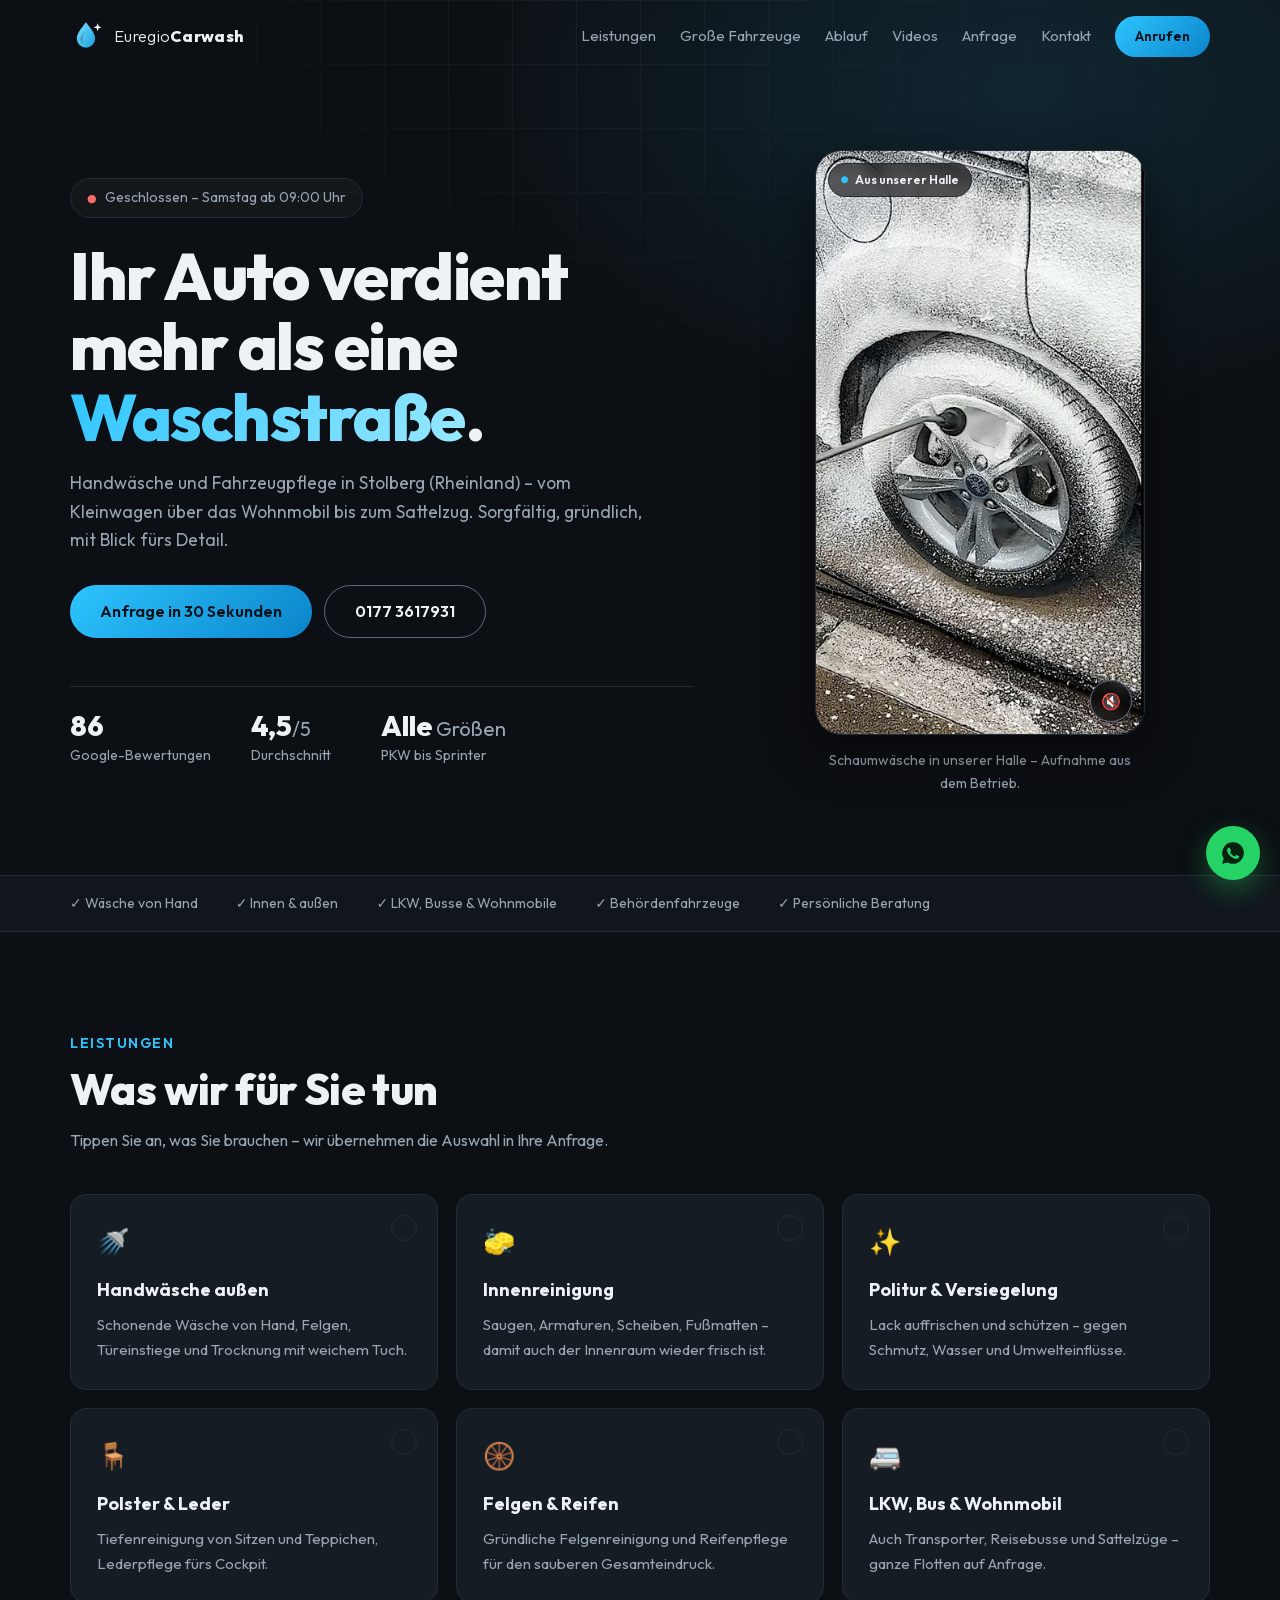
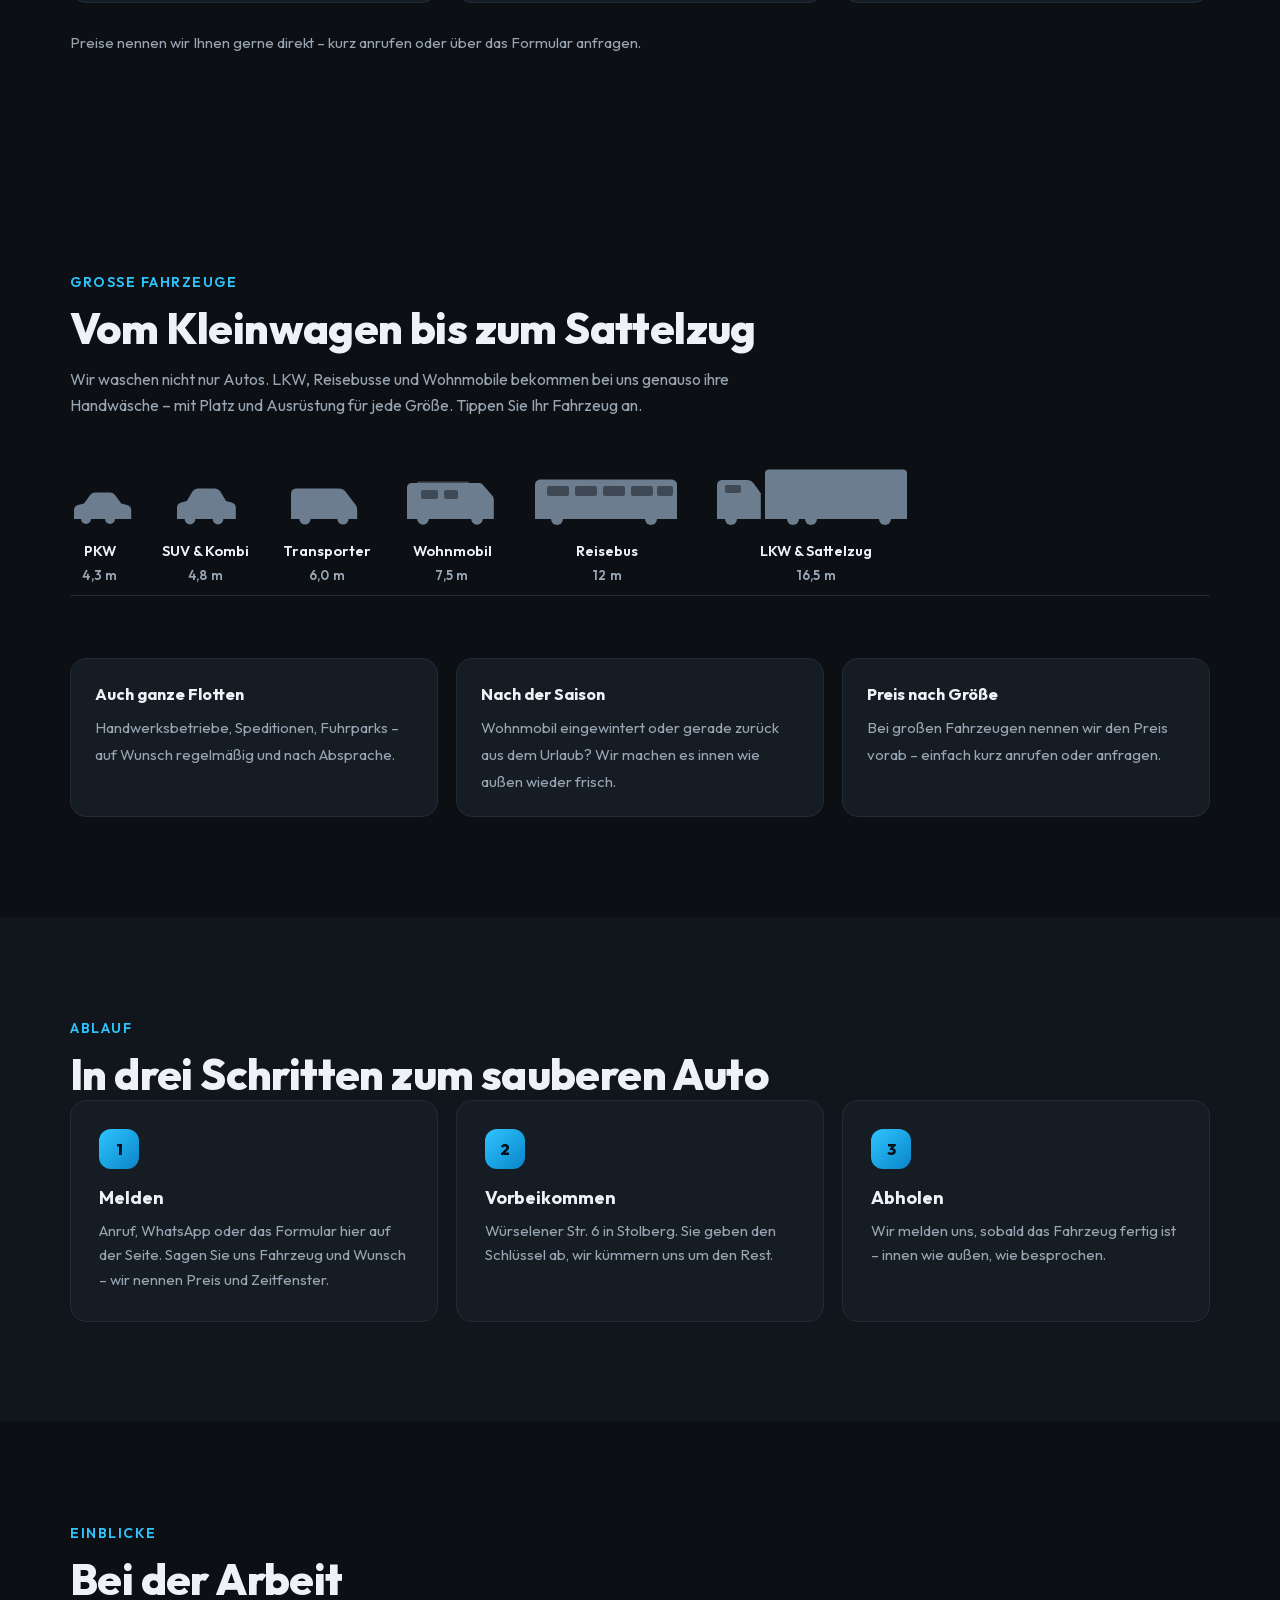
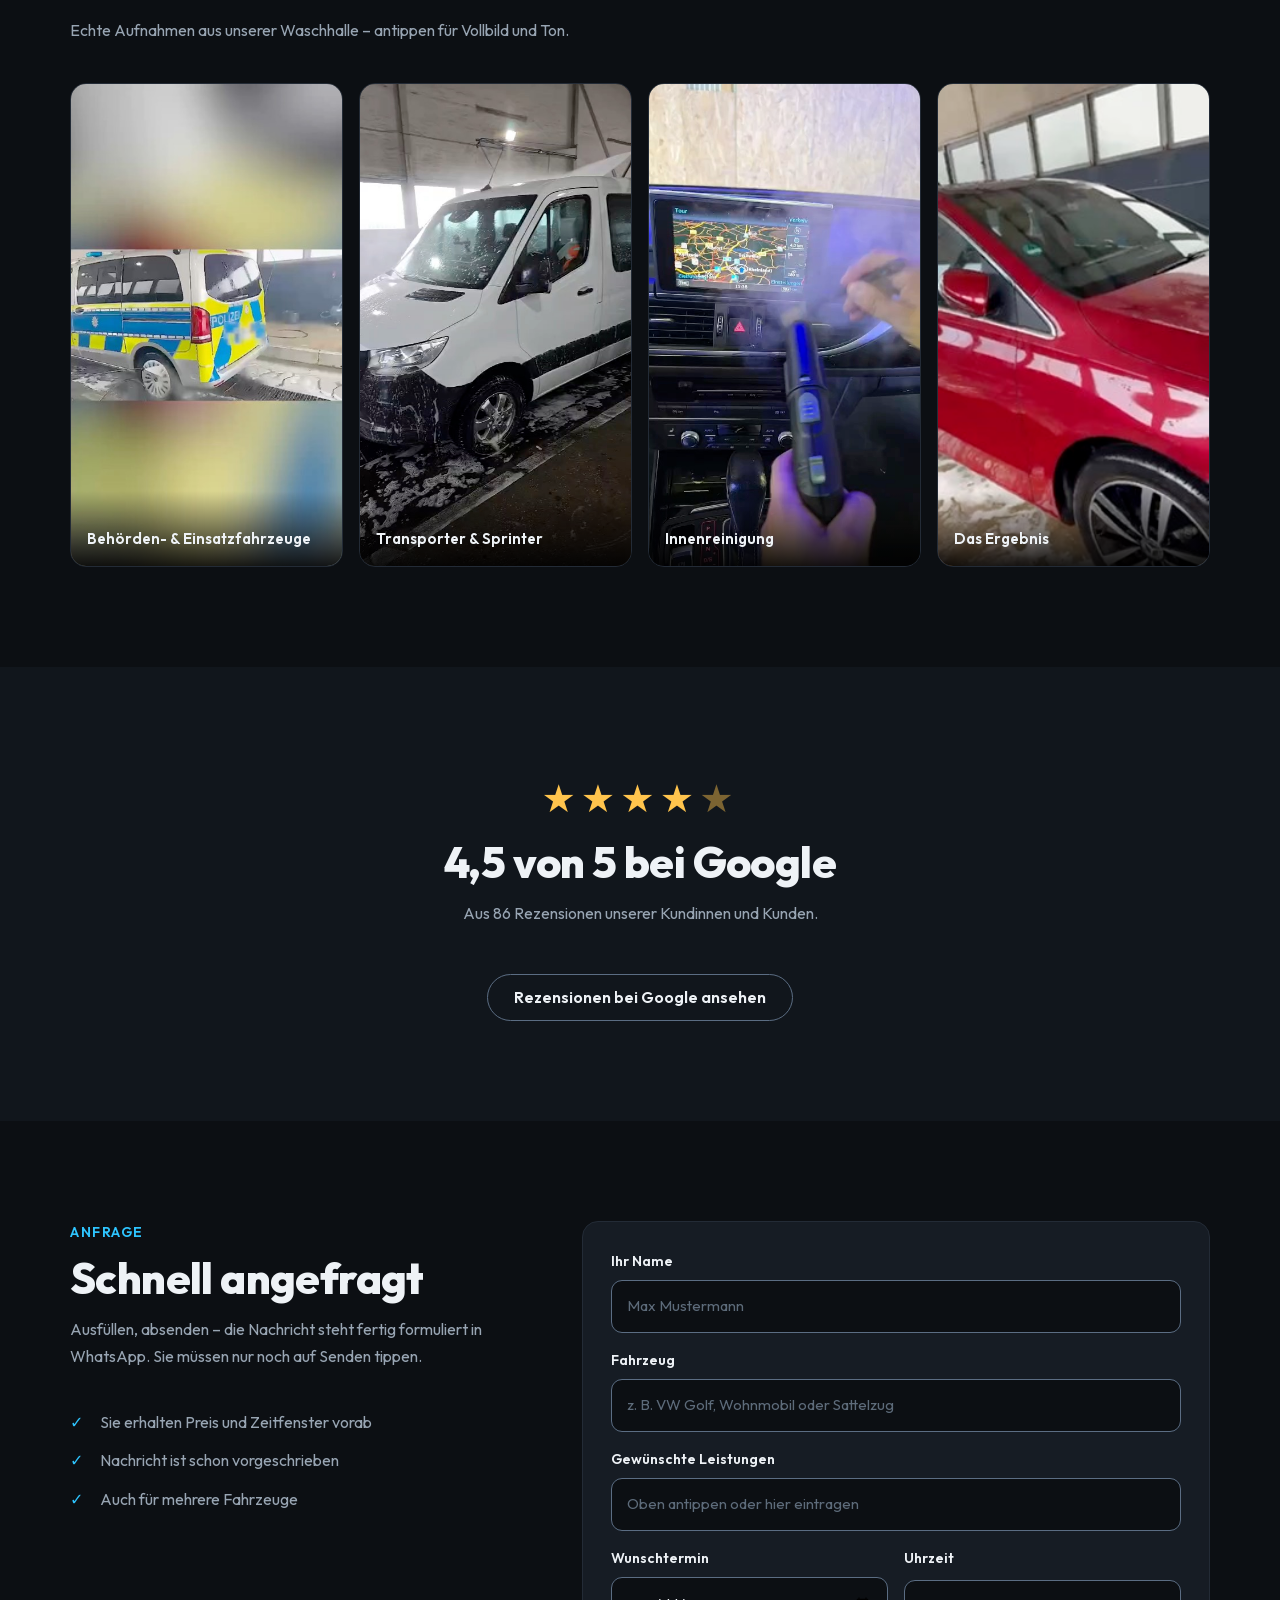
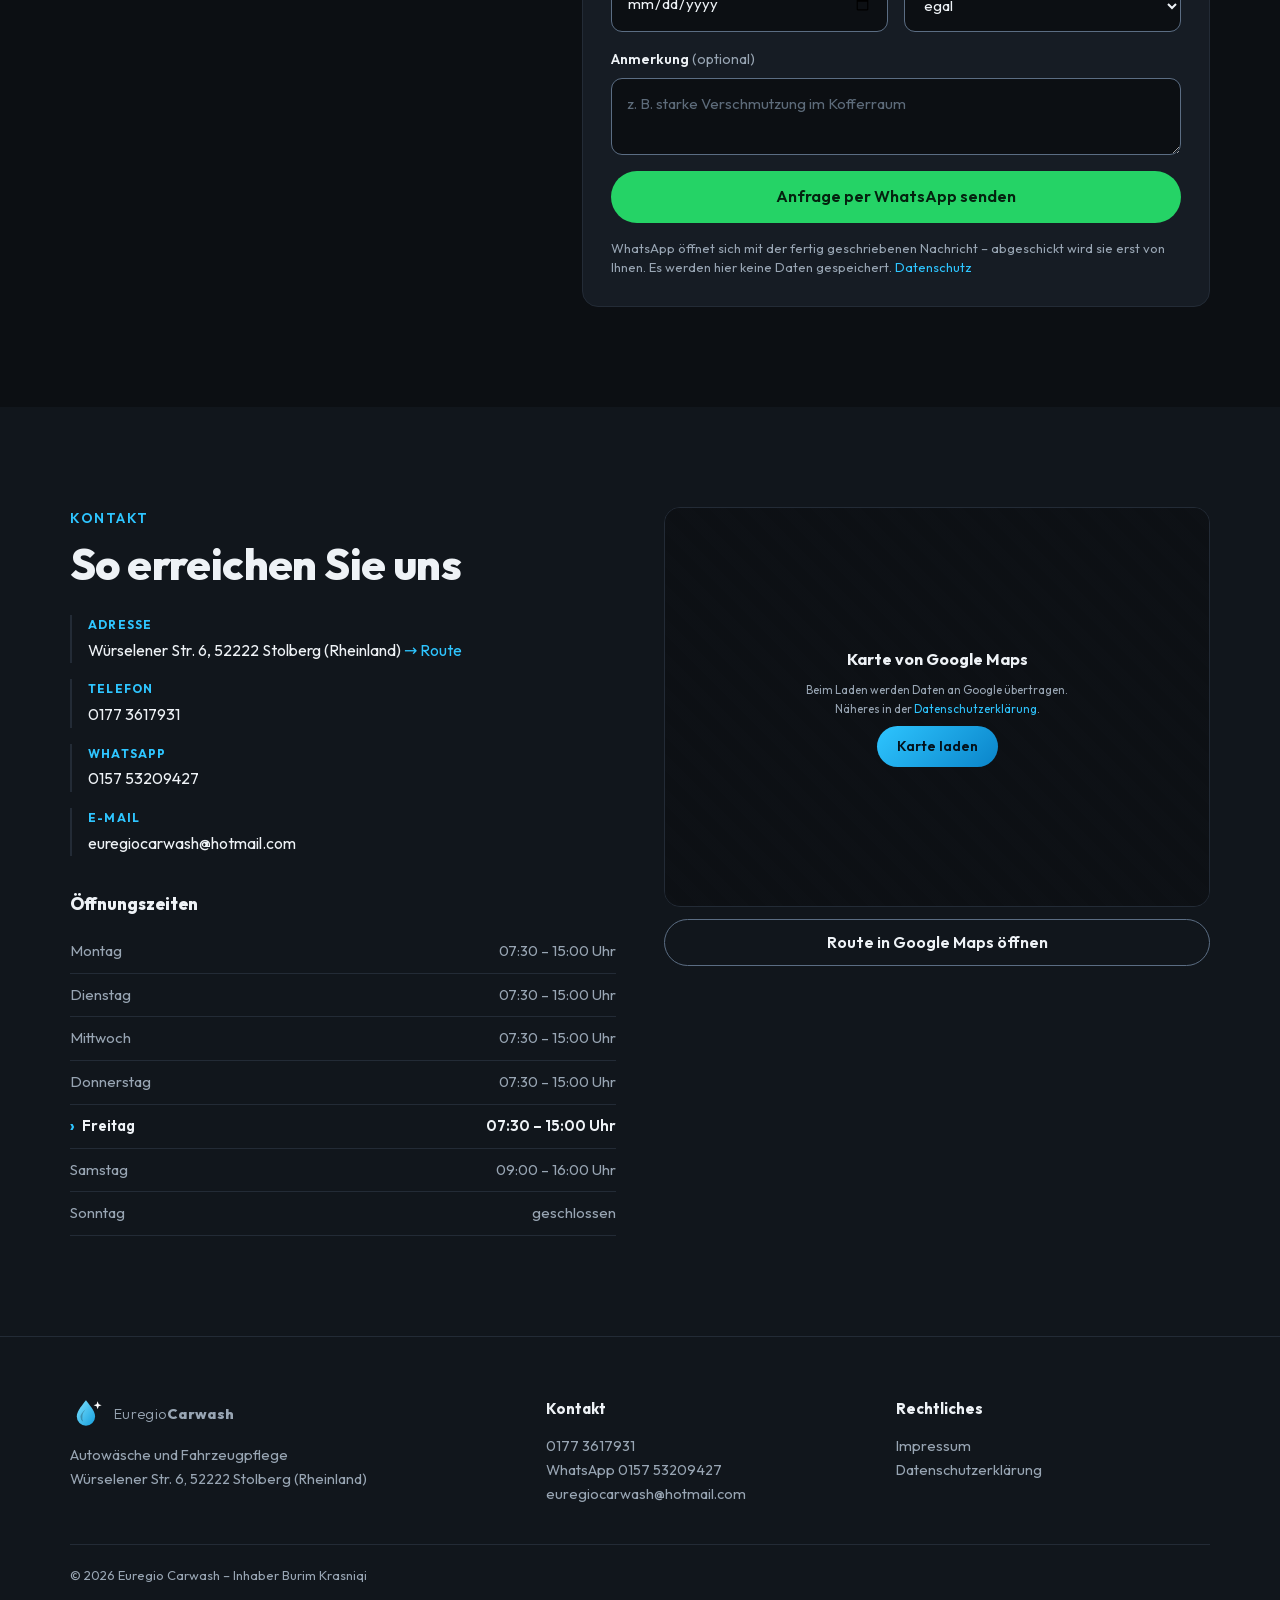
<file: index.html>
<!DOCTYPE html>
<html lang="de">
<head>
<meta charset="utf-8">
<meta name="viewport" content="width=device-width, initial-scale=1">
<title>Euregio Carwash Stolberg – Autowäsche &amp; Fahrzeugpflege</title>
<meta name="description" content="Handwäsche, Innenreinigung und Aufbereitung in Stolberg (Rheinland) – für PKW, Transporter, Wohnmobile, Reisebusse und LKW. Würselener Str. 6.">
<meta name="theme-color" content="#0d1014">
<link rel="canonical" href="https://euregiowash.de/">
<meta property="og:type" content="website">
<meta property="og:url" content="https://euregiowash.de/">
<meta property="og:site_name" content="Euregio Carwash">
<meta property="og:locale" content="de_DE">
<meta property="og:title" content="Euregio Carwash Stolberg – Autowäsche & Fahrzeugpflege">
<meta property="og:description" content="Handwäsche, Innenreinigung und Aufbereitung in Stolberg (Rheinland) – für PKW, Transporter, Wohnmobile, Reisebusse und LKW. Würselener Str. 6.">
<meta property="og:image" content="https://euregiowash.de/logo/social-vorschau.jpg">
<meta property="og:image:width" content="1200">
<meta property="og:image:height" content="630">
<meta property="og:image:alt" content="Euregio Carwash Stolberg – Handwäsche, Innenreinigung, Aufbereitung">
<meta name="twitter:card" content="summary_large_image">
<meta name="twitter:title" content="Euregio Carwash Stolberg – Autowäsche & Fahrzeugpflege">
<meta name="twitter:description" content="Handwäsche, Innenreinigung und Aufbereitung in Stolberg (Rheinland) – für PKW, Transporter, Wohnmobile, Reisebusse und LKW. Würselener Str. 6.">
<meta name="twitter:image" content="https://euregiowash.de/logo/social-vorschau.jpg">
<link rel="icon" href="logo/logo-zeichen.svg" type="image/svg+xml">
<link rel="icon" href="logo/favicon-32.png" sizes="32x32" type="image/png">
<link rel="icon" href="logo/favicon-16.png" sizes="16x16" type="image/png">
<link rel="apple-touch-icon" href="logo/apple-touch-icon.png">
<link rel="manifest" href="site.webmanifest">
<link rel="preload" href="fonts/outfit.woff2" as="font" type="font/woff2" crossorigin>
<link rel="preload" href="videos/hero-schaum.jpg" as="image" fetchpriority="high">
<link rel="stylesheet" href="style.css">
<script type="application/ld+json">
{
  "@context": "https://schema.org",
  "@type": "AutoWash",
  "@id": "https://euregiowash.de/#betrieb",
  "name": "Euregio Carwash",
  "description": "Autowäsche und Fahrzeugpflege in Stolberg (Rheinland): Handwäsche, Innenreinigung, Politur und Aufbereitung – für PKW, Transporter, Wohnmobile, Reisebusse und LKW.",
  "url": "https://euregiowash.de/",
  "image": "https://euregiowash.de/logo/social-vorschau.jpg",
  "logo": "https://euregiowash.de/logo/icon-512.png",
  "telephone": "+491773617931",
  "email": "euregiocarwash@hotmail.com",
  "founder": {
    "@type": "Person",
    "name": "Burim Krasniqi"
  },
  "vatID": "DE360131266",
  "currenciesAccepted": "EUR",
  "address": {
    "@type": "PostalAddress",
    "streetAddress": "Würselener Str. 6",
    "postalCode": "52222",
    "addressLocality": "Stolberg (Rheinland)",
    "addressRegion": "Nordrhein-Westfalen",
    "addressCountry": "DE"
  },
  "areaServed": [
    {
      "@type": "City",
      "name": "Stolberg (Rheinland)"
    },
    {
      "@type": "City",
      "name": "Eschweiler"
    },
    {
      "@type": "City",
      "name": "Aachen"
    },
    {
      "@type": "City",
      "name": "Würselen"
    }
  ],
  "openingHoursSpecification": [
    {
      "@type": "OpeningHoursSpecification",
      "dayOfWeek": [
        "Monday",
        "Tuesday",
        "Wednesday",
        "Thursday",
        "Friday"
      ],
      "opens": "07:30",
      "closes": "15:00"
    },
    {
      "@type": "OpeningHoursSpecification",
      "dayOfWeek": "Saturday",
      "opens": "09:00",
      "closes": "16:00"
    }
  ],
  "aggregateRating": {
    "@type": "AggregateRating",
    "ratingValue": "4.5",
    "reviewCount": "86",
    "bestRating": "5"
  },
  "hasOfferCatalog": {
    "@type": "OfferCatalog",
    "name": "Leistungen",
    "itemListElement": [
      {
        "@type": "Offer",
        "itemOffered": {
          "@type": "Service",
          "name": "Handwäsche außen"
        }
      },
      {
        "@type": "Offer",
        "itemOffered": {
          "@type": "Service",
          "name": "Innenreinigung"
        }
      },
      {
        "@type": "Offer",
        "itemOffered": {
          "@type": "Service",
          "name": "Politur und Versiegelung"
        }
      },
      {
        "@type": "Offer",
        "itemOffered": {
          "@type": "Service",
          "name": "Polster- und Lederpflege"
        }
      },
      {
        "@type": "Offer",
        "itemOffered": {
          "@type": "Service",
          "name": "Felgen- und Reifenreinigung"
        }
      },
      {
        "@type": "Offer",
        "itemOffered": {
          "@type": "Service",
          "name": "Transporterwäsche"
        }
      },
      {
        "@type": "Offer",
        "itemOffered": {
          "@type": "Service",
          "name": "LKW- und Sattelzugwäsche"
        }
      },
      {
        "@type": "Offer",
        "itemOffered": {
          "@type": "Service",
          "name": "Reisebuswäsche"
        }
      },
      {
        "@type": "Offer",
        "itemOffered": {
          "@type": "Service",
          "name": "Wohnmobilreinigung"
        }
      },
      {
        "@type": "Offer",
        "itemOffered": {
          "@type": "Service",
          "name": "Flottenpflege für Unternehmen"
        }
      }
    ]
  }
}
</script>
</head>
<body>

<a href="#inhalt" class="sprunglink">Zum Inhalt springen</a>

<div class="fortschritt" id="fortschritt"></div>

<header id="nav">
  <div class="wrap nav-inner">
    <a href="#top" class="logo"><img src="logo/logo-marke.svg" alt="" class="logo-mark" width="36" height="36"><span>Euregio<b>Carwash</b></span></a>
    <button class="burger" id="burger" aria-label="Menü öffnen" aria-expanded="false" aria-controls="menu">
      <span></span><span></span><span></span>
    </button>
    <nav class="links" id="menu">
      <a href="#leistungen">Leistungen</a>
      <a href="#flotte">Große Fahrzeuge</a>
      <a href="#ablauf">Ablauf</a>
      <a href="#videos">Videos</a>
      <a href="#anfrage">Anfrage</a>
      <a href="#kontakt">Kontakt</a>
      <a href="tel:+491773617931" class="btn btn-sm nav-call">Anrufen</a>
    </nav>
  </div>
</header>

<main id="top" tabindex="-1"><span id="inhalt"></span>

<section class="hero">
  <div class="raster" aria-hidden="true"></div>
  <div class="wrap hero-grid">
    <div class="hero-text">
      <span class="badge"><b id="ampel" class="ampel">●</b> <span id="ampelText">Öffnungszeiten werden geprüft</span></span>
      <h1>Ihr Auto verdient<br>mehr als eine <em>Waschstraße</em>.</h1>
      <p class="lead">Handwäsche und Fahrzeugpflege in Stolberg (Rheinland) – vom Kleinwagen
        über das Wohnmobil bis zum Sattelzug. Sorgfältig, gründlich, mit Blick fürs Detail.</p>
      <div class="cta-row">
        <a href="#anfrage" class="btn btn-gross">Anfrage in 30 Sekunden</a>
        <a href="tel:+491773617931" class="btn btn-ghost btn-gross">0177 3617931</a>
      </div>
      <dl class="fakten">
        <div><dt id="zahlBewertungen" data-count="86">0</dt><dd>Google-Bewertungen</dd></div>
        <div><dt>4,5<span class="klein">/5</span></dt><dd>Durchschnitt</dd></div>
        <div><dt>Alle<span class="klein"> Größen</span></dt><dd>PKW bis Sprinter</dd></div>
      </dl>
    </div>

    <div class="hero-video-karte">
      <div class="rahmen">
        <video id="heroVideo" muted loop playsinline autoplay preload="auto"
               poster="videos/hero-schaum.jpg">
          <source src="videos/hero-schaum.mp4" type="video/mp4">
        </video>
        <button class="ton" id="tonBtn" aria-label="Ton einschalten"><span aria-hidden="true">🔇</span></button>
        <span class="live">Aus unserer Halle</span>
      </div>
      <p class="karte-bu">Schaumwäsche in unserer Halle – Aufnahme aus dem Betrieb.</p>
    </div>
  </div>
</section>

<div class="streifen">
  <div class="wrap streifen-inner">
    <span>✓ Wäsche von Hand</span>
    <span>✓ Innen &amp; außen</span>
    <span>✓ LKW, Busse &amp; Wohnmobile</span>
    <span>✓ Behördenfahrzeuge</span>
    <span>✓ Persönliche Beratung</span>
  </div>
</div>

<section id="leistungen" class="sec">
  <div class="wrap">
    <p class="kicker reveal">Leistungen</p>
    <h2 class="reveal">Was wir für Sie tun</h2>
    <p class="sub reveal">Tippen Sie an, was Sie brauchen – wir übernehmen die Auswahl in Ihre Anfrage.</p>

    <div class="grid" id="leistungsGrid">
      <button class="karte reveal" data-leistung="Handwäsche außen">
        <span class="karte-ico">🚿</span><span class="kt">Handwäsche außen</span><span class="kp">Schonende Wäsche von Hand, Felgen, Türeinstiege und Trocknung mit weichem Tuch.</span><span class="haken">✓</span></button>
      <button class="karte reveal" data-leistung="Innenreinigung">
        <span class="karte-ico">🧽</span><span class="kt">Innenreinigung</span><span class="kp">Saugen, Armaturen, Scheiben, Fußmatten – damit auch der Innenraum wieder frisch ist.</span><span class="haken">✓</span></button>
      <button class="karte reveal" data-leistung="Politur &amp; Versiegelung">
        <span class="karte-ico">✨</span><span class="kt">Politur &amp; Versiegelung</span><span class="kp">Lack auffrischen und schützen – gegen Schmutz, Wasser und Umwelteinflüsse.</span><span class="haken">✓</span></button>
      <button class="karte reveal" data-leistung="Polster- &amp; Lederpflege">
        <span class="karte-ico">🪑</span><span class="kt">Polster &amp; Leder</span><span class="kp">Tiefenreinigung von Sitzen und Teppichen, Lederpflege fürs Cockpit.</span><span class="haken">✓</span></button>
      <button class="karte reveal" data-leistung="Felgen &amp; Reifen">
        <span class="karte-ico">🛞</span><span class="kt">Felgen &amp; Reifen</span><span class="kp">Gründliche Felgenreinigung und Reifenpflege für den sauberen Gesamteindruck.</span><span class="haken">✓</span></button>
      <button class="karte reveal" data-leistung="LKW / Bus / Wohnmobil">
        <span class="karte-ico">🚐</span><span class="kt">LKW, Bus &amp; Wohnmobil</span><span class="kp">Auch Transporter, Reisebusse und Sattelzüge – ganze Flotten auf Anfrage.</span><span class="haken">✓</span></button>
    </div>

    <div class="auswahl-leiste" id="auswahlLeiste" hidden>
      <span id="auswahlText">0 Leistungen ausgewählt</span>
      <a href="#anfrage" class="btn btn-sm">Weiter zur Anfrage</a>
    </div>
    <p class="note reveal">Preise nennen wir Ihnen gerne direkt – kurz anrufen oder über das Formular anfragen.</p>
  </div>
</section>

<section id="flotte" class="sec">
  <div class="wrap">
    <p class="kicker reveal">Große Fahrzeuge</p>
    <h2 class="reveal">Vom Kleinwagen bis zum Sattelzug</h2>
    <p class="sub reveal">Wir waschen nicht nur Autos. LKW, Reisebusse und Wohnmobile bekommen bei uns
      genauso ihre Handwäsche – mit Platz und Ausrüstung für jede Größe. Tippen Sie Ihr Fahrzeug an.</p>

    <div class="flotte-halter reveal">
      <div class="flotte" id="flotteReihe">
        <button class="fz" data-fahrzeug="PKW" aria-label="PKW, 4,3 m">
          <svg viewBox="0 0 56 56" width="56" height="56" aria-hidden="true"><g class="fz-form"><path d="M2 50V41c0-2.6 1.5-4.2 4-4.9l6-1.6 5.4-7.6C19 24.6 21 23.5 23.6 23.5h13.8c2.7 0 4.8 1.1 6.4 3.4l5.4 7.6 6 1.6c2.5.7 4 2.3 4 4.9v9z"/><circle cx="14" cy="50" r="5"/><circle cx="38" cy="50" r="5"/></g></svg>
          <span class="fz-name">PKW</span><span class="fz-mass">4,3 m</span>
        </button>
        <button class="fz" data-fahrzeug="SUV & Kombi" aria-label="SUV & Kombi, 4,8 m">
          <svg viewBox="0 0 62 56" width="62" height="56" aria-hidden="true"><g class="fz-form"><path d="M2 50V38.5c0-2.7 1.6-4.4 4.2-5.1l5.6-1.5 5.2-8.6c1.5-2.5 3.6-3.7 6.4-3.7h15.8c2.9 0 5 1.2 6.6 3.7l5.2 8.6 5.6 1.5c2.6.7 4.2 2.4 4.2 5.1V50z"/><circle cx="15" cy="50" r="5.4"/><circle cx="43" cy="50" r="5.4"/></g></svg>
          <span class="fz-name">SUV &amp; Kombi</span><span class="fz-mass">4,8 m</span>
        </button>
        <button class="fz" data-fahrzeug="Transporter" aria-label="Transporter, 6,0 m">
          <svg viewBox="0 0 76 56" width="76" height="56" aria-hidden="true"><g class="fz-form"><path d="M2 50V25c0-3.4 2-5.5 5.6-5.5h42c3 0 5.2 1 7 3.3l9.6 12.4c1.4 1.8 2 3.4 2 5.6V50z"/><circle cx="16" cy="50" r="5.6"/><circle cx="54" cy="50" r="5.6"/></g></svg>
          <span class="fz-name">Transporter</span><span class="fz-mass">6,0 m</span>
        </button>
        <button class="fz" data-fahrzeug="Wohnmobil" aria-label="Wohnmobil, 7,5 m">
          <svg viewBox="0 0 94 56" width="94" height="56" aria-hidden="true"><g class="fz-form"><path d="M2 50V19c0-3.2 1.9-5 5.2-5H74c1.7 0 2.8.5 3.8 1.7l9.2 10.6c1.2 1.4 1.8 2.6 1.8 4.5V50z"/><rect x="12" y="12.5" width="52" height="2.6" rx="1.3" opacity=".55"/><rect x="16" y="21" width="17" height="9" rx="2" fill="#12171d" opacity=".5"/><rect x="39" y="21" width="14" height="9" rx="2" fill="#12171d" opacity=".5"/><circle cx="18" cy="50" r="5.8"/><circle cx="72" cy="50" r="5.8"/></g></svg>
          <span class="fz-name">Wohnmobil</span><span class="fz-mass">7,5 m</span>
        </button>
        <button class="fz" data-fahrzeug="Reisebus" aria-label="Reisebus, 12 m">
          <svg viewBox="0 0 148 56" width="148" height="56" aria-hidden="true"><g class="fz-form"><path d="M2 50V16c0-3.4 2.2-5.6 6-5.6h130c3.8 0 6 2.2 6 5.6V50z"/><g fill="#12171d" opacity=".5"><rect x="14" y="17" width="22" height="10" rx="2"/><rect x="42" y="17" width="22" height="10" rx="2"/><rect x="70" y="17" width="22" height="10" rx="2"/><rect x="98" y="17" width="22" height="10" rx="2"/><rect x="124" y="17" width="16" height="10" rx="2"/></g><circle cx="24" cy="50" r="6"/><circle cx="118" cy="50" r="6"/></g></svg>
          <span class="fz-name">Reisebus</span><span class="fz-mass">12 m</span>
        </button>
        <button class="fz" data-fahrzeug="LKW & Sattelzug" aria-label="LKW & Sattelzug, 16,5 m">
          <svg viewBox="0 0 202 56" width="202" height="56" aria-hidden="true"><g class="fz-form"><path d="M2 50V16.5c0-3.4 2.1-5.5 5.6-5.5h24c3.2 0 5.4 1.1 7.2 3.6l7 9.6V50z"/><path d="M50 50V4.5C50 2 51.5.5 54 .5h134c2.5 0 4 1.5 4 4V50z"/><rect x="10" y="16" width="16" height="8" rx="2" fill="#12171d" opacity=".5"/><circle cx="16" cy="50" r="6"/><circle cx="78" cy="50" r="6"/><circle cx="96" cy="50" r="6"/><circle cx="170" cy="50" r="6"/></g></svg>
          <span class="fz-name">LKW &amp; Sattelzug</span><span class="fz-mass">16,5 m</span>
        </button>
      </div>
      <div class="flotte-linie" aria-hidden="true"></div>
    </div>
    <span class="flotte-wisch" aria-hidden="true">Wischen für die großen →</span>

    <p class="flotte-hinweis" id="flotteHinweis" hidden></p>

    <div class="flotte-punkte">
      <div class="reveal"><b>Auch ganze Flotten</b><span>Handwerksbetriebe, Speditionen, Fuhrparks – auf Wunsch regelmäßig und nach Absprache.</span></div>
      <div class="reveal"><b>Nach der Saison</b><span>Wohnmobil eingewintert oder gerade zurück aus dem Urlaub? Wir machen es innen wie außen wieder frisch.</span></div>
      <div class="reveal"><b>Preis nach Größe</b><span>Bei großen Fahrzeugen nennen wir den Preis vorab – einfach kurz anrufen oder anfragen.</span></div>
    </div>
  </div>
</section>

<section id="ablauf" class="sec sec-alt">
  <div class="wrap">
    <p class="kicker reveal">Ablauf</p>
    <h2 class="reveal">In drei Schritten zum sauberen Auto</h2>
    <ol class="schritte">
      <li class="reveal"><span class="nr">1</span><h3>Melden</h3>
        <p>Anruf, WhatsApp oder das Formular hier auf der Seite. Sagen Sie uns Fahrzeug und Wunsch – wir nennen Preis und Zeitfenster.</p></li>
      <li class="reveal"><span class="nr">2</span><h3>Vorbeikommen</h3>
        <p>Würselener Str. 6 in Stolberg. Sie geben den Schlüssel ab, wir kümmern uns um den Rest.</p></li>
      <li class="reveal"><span class="nr">3</span><h3>Abholen</h3>
        <p>Wir melden uns, sobald das Fahrzeug fertig ist – innen wie außen, wie besprochen.</p></li>
    </ol>
  </div>
</section>

<section id="videos" class="sec">
  <div class="wrap">
    <p class="kicker reveal">Einblicke</p>
    <h2 class="reveal">Bei der Arbeit</h2>
    <p class="sub reveal">Echte Aufnahmen aus unserer Waschhalle – antippen für Vollbild und Ton.</p>
    <div class="vgal">
      <figure class="vcard reveal" tabindex="0" role="button" aria-label="Video Behördenfahrzeuge abspielen">
        <video muted loop playsinline preload="none" poster="videos/behoerden.jpg" data-src="videos/behoerden.mp4"></video>
        <figcaption>Behörden- &amp; Einsatzfahrzeuge</figcaption></figure>
      <figure class="vcard reveal" tabindex="0" role="button" aria-label="Video Transporter abspielen">
        <video muted loop playsinline preload="none" poster="videos/sprinter-schaum.jpg" data-src="videos/sprinter-schaum.mp4"></video>
        <figcaption>Transporter &amp; Sprinter</figcaption></figure>
      <figure class="vcard reveal" tabindex="0" role="button" aria-label="Video Innenreinigung abspielen">
        <video muted loop playsinline preload="none" poster="videos/innenreinigung.jpg" data-src="videos/innenreinigung.mp4"></video>
        <figcaption>Innenreinigung</figcaption></figure>
      <figure class="vcard reveal" tabindex="0" role="button" aria-label="Video Ergebnis abspielen">
        <video muted loop playsinline preload="none" poster="videos/mercedes-front.jpg" data-src="videos/mercedes-front.mp4"></video>
        <figcaption>Das Ergebnis</figcaption></figure>
    </div>
  </div>
</section>

<section class="sec sec-alt bewertung">
  <div class="wrap mitte">
    <div class="sterne reveal" aria-label="4,5 von 5 Sternen">★★★★<span class="halb">★</span></div>
    <h2 class="reveal">4,5 von 5 bei Google</h2>
    <p class="sub reveal">Aus 86 Rezensionen unserer Kundinnen und Kunden.</p>
    <a class="btn btn-ghost reveal" href="https://www.google.com/maps/search/Euregio-Carwash+Stolberg" target="_blank" rel="noopener">Rezensionen bei Google ansehen</a>
  </div>
</section>

<section id="anfrage" class="sec">
  <div class="wrap anfrage-grid">
    <div class="reveal">
      <p class="kicker">Anfrage</p>
      <h2>Schnell angefragt</h2>
      <p class="sub">Ausfüllen, absenden – die Nachricht steht fertig formuliert in WhatsApp.
        Sie müssen nur noch auf Senden tippen.</p>
      <ul class="vorteile">
        <li>Sie erhalten Preis und Zeitfenster vorab</li>
        <li>Nachricht ist schon vorgeschrieben</li>
        <li>Auch für mehrere Fahrzeuge</li>
      </ul>
    </div>

    <form class="formular reveal" id="formular" novalidate aria-describedby="formFehler">
      <p id="formFehler" class="formfehler" role="alert" hidden></p>
      <div class="feld">
        <label for="fName">Ihr Name</label>
        <input id="fName" name="name" type="text" autocomplete="name" placeholder="Max Mustermann" required>
      </div>
      <div class="feld">
        <label for="fAuto">Fahrzeug</label>
        <input id="fAuto" name="auto" type="text" placeholder="z. B. VW Golf, Wohnmobil oder Sattelzug" required>
      </div>
      <div class="feld">
        <label for="fLeistung">Gewünschte Leistungen</label>
        <input id="fLeistung" name="leistung" type="text" placeholder="Oben antippen oder hier eintragen">
      </div>
      <div class="feld-reihe">
        <div class="feld">
          <label for="fDatum">Wunschtermin</label>
          <input id="fDatum" name="datum" type="date" min="">
        </div>
        <div class="feld">
          <label for="fZeit">Uhrzeit</label>
          <select id="fZeit" name="zeit">
            <option value="">egal</option><option>vormittags</option><option>mittags</option><option>nachmittags</option>
          </select>
        </div>
      </div>
      <div class="feld">
        <label for="fText">Anmerkung <span class="opt">(optional)</span></label>
        <textarea id="fText" name="text" rows="2" placeholder="z. B. starke Verschmutzung im Kofferraum"></textarea>
      </div>

      <div class="vorschau" id="vorschau" aria-live="polite"></div>

      <button type="button" class="btn btn-wa btn-gross breit-voll" id="sendenWa">
        Anfrage per WhatsApp senden
      </button>
      <p class="hinweis">WhatsApp öffnet sich mit der fertig geschriebenen Nachricht – abgeschickt wird sie
        erst von Ihnen. Es werden hier keine Daten gespeichert.
        <a href="datenschutz.html">Datenschutz</a></p>
    </form>
  </div>
</section>

<section id="kontakt" class="sec sec-alt">
  <div class="wrap kontakt-grid">
    <div class="reveal">
      <p class="kicker">Kontakt</p>
      <h2>So erreichen Sie uns</h2>
      <ul class="kontakt-list">
        <li><b>Adresse</b>
          <a href="https://www.google.com/maps/dir/?api=1&destination=W%C3%BCrselener+Str.+6%2C+52222+Stolberg" target="_blank" rel="noopener">
            Würselener Str. 6, 52222 Stolberg (Rheinland) <span class="pfeil">→ Route</span></a></li>
        <li><b>Telefon</b><a href="tel:+491773617931">0177 3617931</a></li>
        <li><b>WhatsApp</b><a href="https://wa.me/4915753209427?text=Hallo%20Euregio%20Carwash%2C%20ich%20w%C3%BCrde%20gerne%20einen%20Termin%20anfragen.%20Mein%20Fahrzeug%3A%20" target="_blank" rel="noopener">0157 53209427</a></li>
        <li><b>E-Mail</b><a href="mailto:euregiocarwash@hotmail.com">euregiocarwash@hotmail.com</a></li>
      </ul>

      <table class="zeiten" id="zeiten"><caption>Öffnungszeiten</caption><tbody></tbody></table>
    </div>

    <div class="reveal">
      <!-- Karte lädt erst nach Klick: keine Datenübertragung an Google ohne Einwilligung -->
      <div class="karte-halter" id="karteHalter">
        <div class="karte-platzhalter" id="kartePlatzhalter">
          <p><b>Karte von Google Maps</b></p>
          <p class="klein">Beim Laden werden Daten an Google übertragen. Näheres in der
            <a href="datenschutz.html">Datenschutzerklärung</a>.</p>
          <button class="btn btn-sm" id="karteLaden">Karte laden</button>
        </div>
      </div>
      <a class="btn btn-ghost breit" href="https://www.google.com/maps/dir/?api=1&destination=W%C3%BCrselener+Str.+6%2C+52222+Stolberg" target="_blank" rel="noopener">Route in Google Maps öffnen</a>
    </div>
  </div>
</section>

</main>

<footer>
  <div class="wrap foot-grid">
    <div>
      <div class="logo"><img src="logo/logo-marke.svg" alt="" class="logo-mark" width="36" height="36"><span>Euregio<b>Carwash</b></span></div>
      <p>Autowäsche und Fahrzeugpflege<br>Würselener Str. 6, 52222 Stolberg (Rheinland)</p>
    </div>
    <div>
      <h4>Kontakt</h4>
      <p><a href="tel:+491773617931">0177 3617931</a><br>
         <a href="https://wa.me/4915753209427?text=Hallo%20Euregio%20Carwash%2C%20ich%20w%C3%BCrde%20gerne%20einen%20Termin%20anfragen.%20Mein%20Fahrzeug%3A%20" target="_blank" rel="noopener">WhatsApp 0157 53209427</a><br>
         <a href="mailto:euregiocarwash@hotmail.com">euregiocarwash@hotmail.com</a></p>
    </div>
    <div>
      <h4>Rechtliches</h4>
      <p><a href="impressum.html">Impressum</a><br>
         <a href="datenschutz.html">Datenschutzerklärung</a></p>
    </div>
  </div>
  <div class="wrap copy">© <span id="jahr"></span> Euregio Carwash – Inhaber Burim Krasniqi</div>
</footer>

<a class="fab wa-fab" href="https://wa.me/4915753209427?text=Hallo%20Euregio%20Carwash%2C%20ich%20w%C3%BCrde%20gerne%20einen%20Termin%20anfragen.%20Mein%20Fahrzeug%3A%20" target="_blank" rel="noopener" aria-label="Über WhatsApp schreiben">
  <svg viewBox="0 0 24 24" width="26" height="26" fill="currentColor" aria-hidden="true"><path d="M12 2a10 10 0 0 0-8.6 15.1L2 22l5.1-1.3A10 10 0 1 0 12 2Zm5.4 14.1c-.2.6-1.3 1.2-1.8 1.2-.5.1-1 .1-1.7-.1-.4-.1-.9-.3-1.6-.6-2.8-1.2-4.6-4-4.7-4.2-.1-.2-1.1-1.4-1.1-2.7s.7-1.9 1-2.2c.2-.2.5-.3.7-.3h.5c.2 0 .4 0 .6.5l.8 1.9c.1.2.1.4 0 .5l-.3.5-.3.3c-.1.1-.3.3-.1.6.2.3.8 1.3 1.7 2.1 1.1 1 2 1.3 2.3 1.4.3.1.4.1.6-.1l.8-1c.2-.2.4-.2.6-.1l1.8.9c.2.1.4.2.5.3.1.2.1.6-.1 1.1Z"/></svg>
</a>
<button class="fab hoch" id="hoch" aria-label="Nach oben" hidden>↑</button>

<script src="script.js" defer></script>
</body>
</html>
</file>
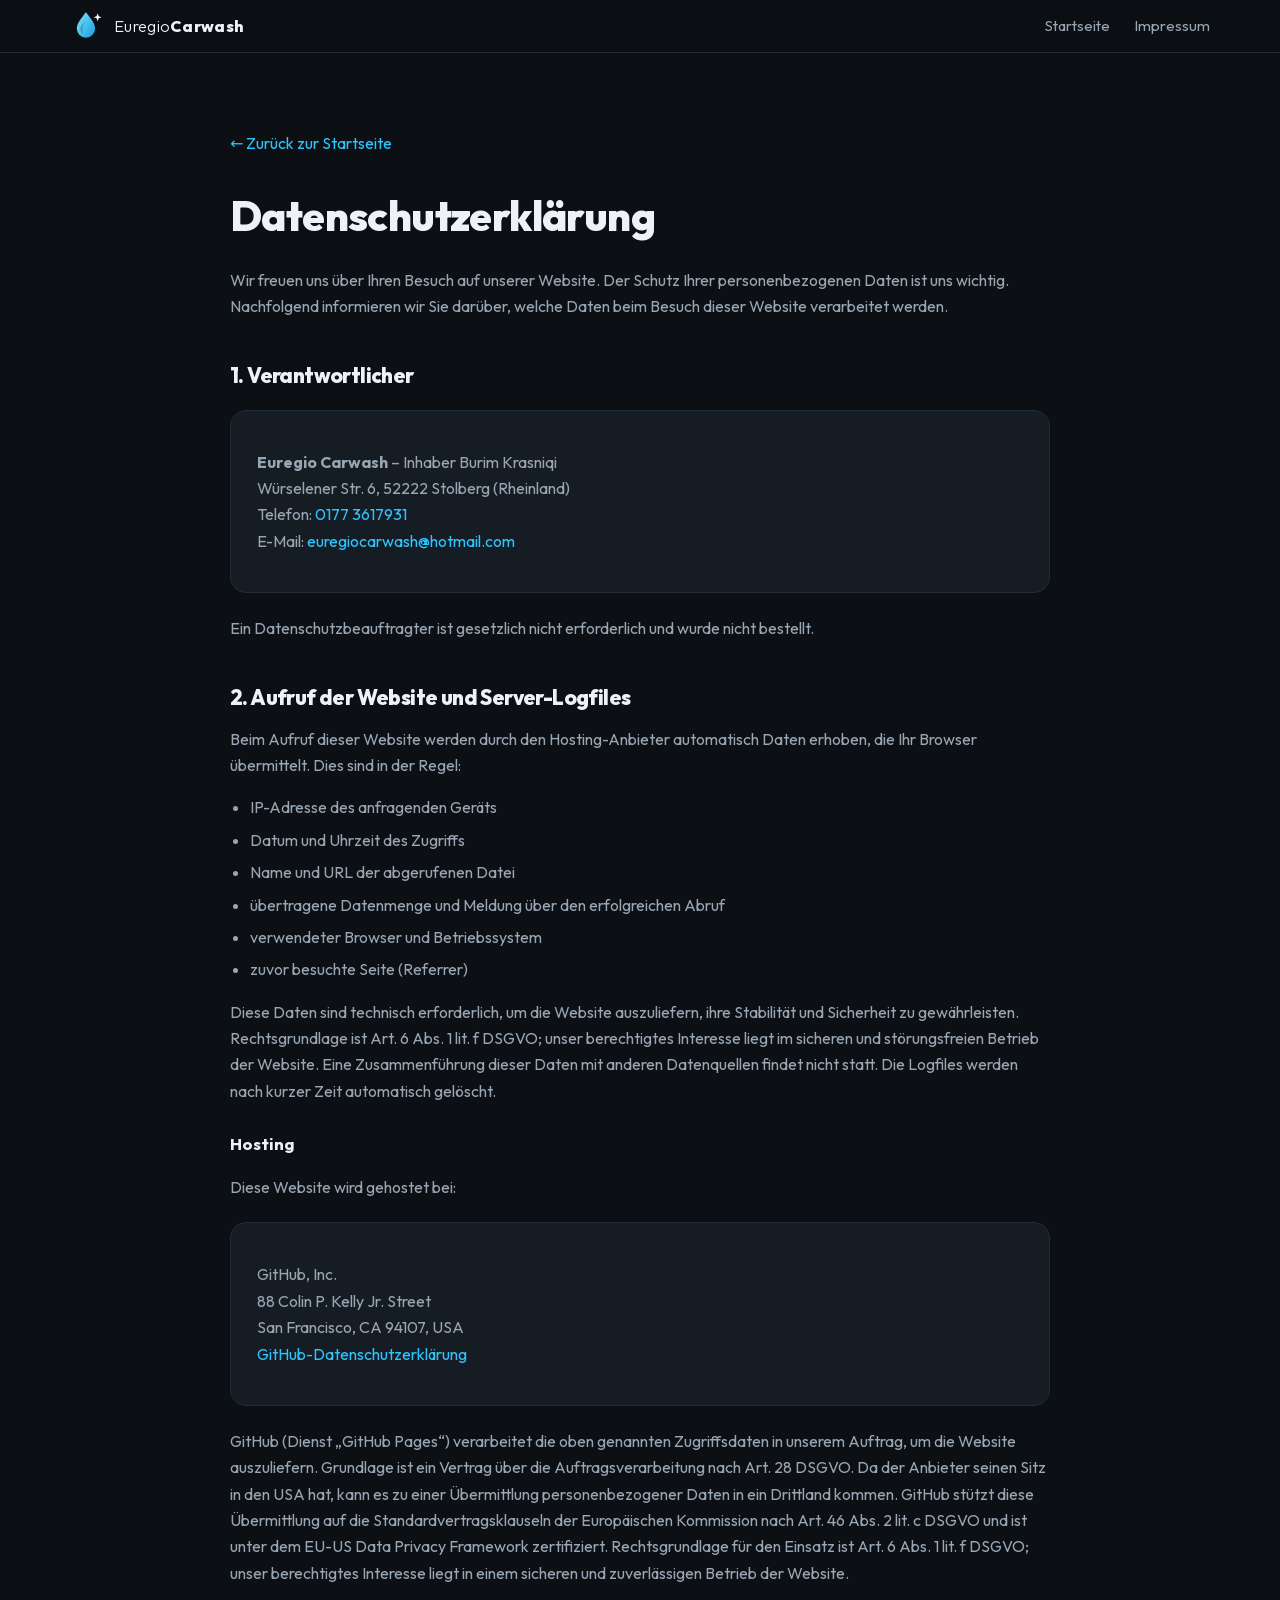
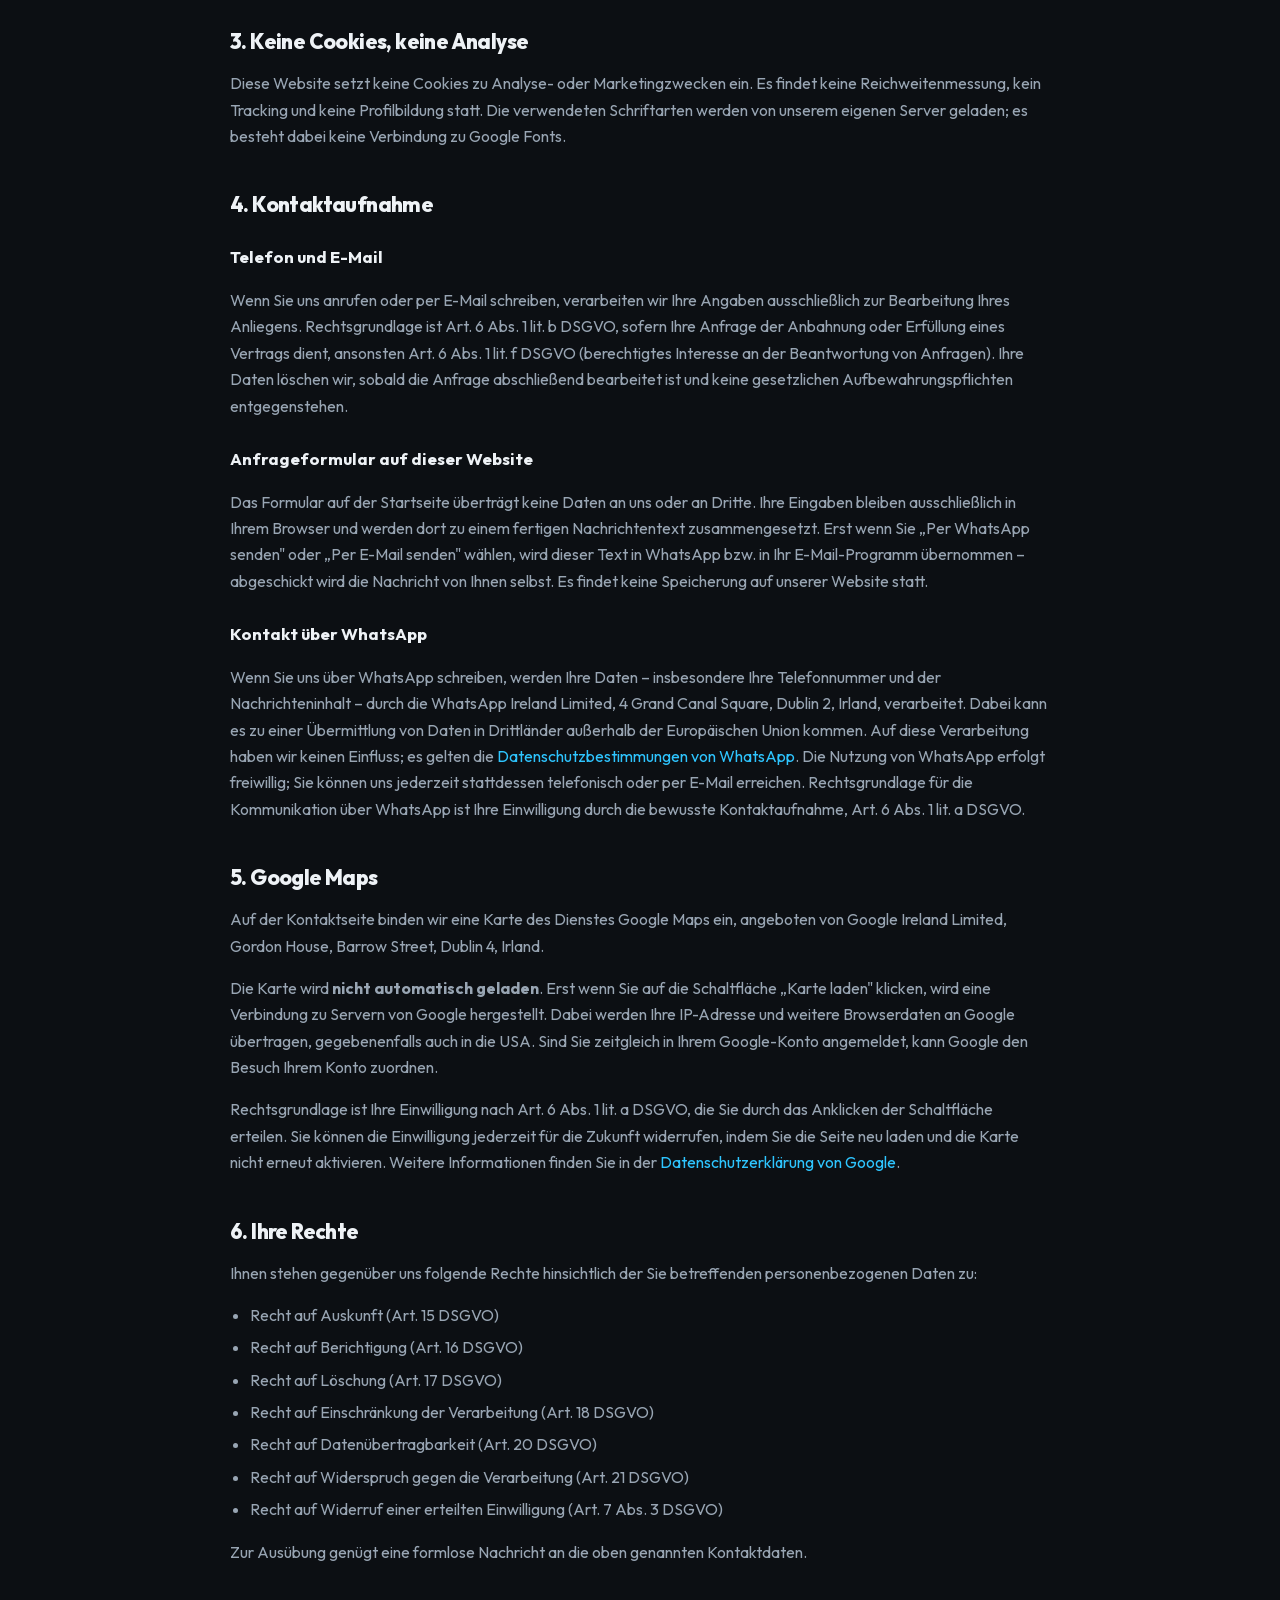
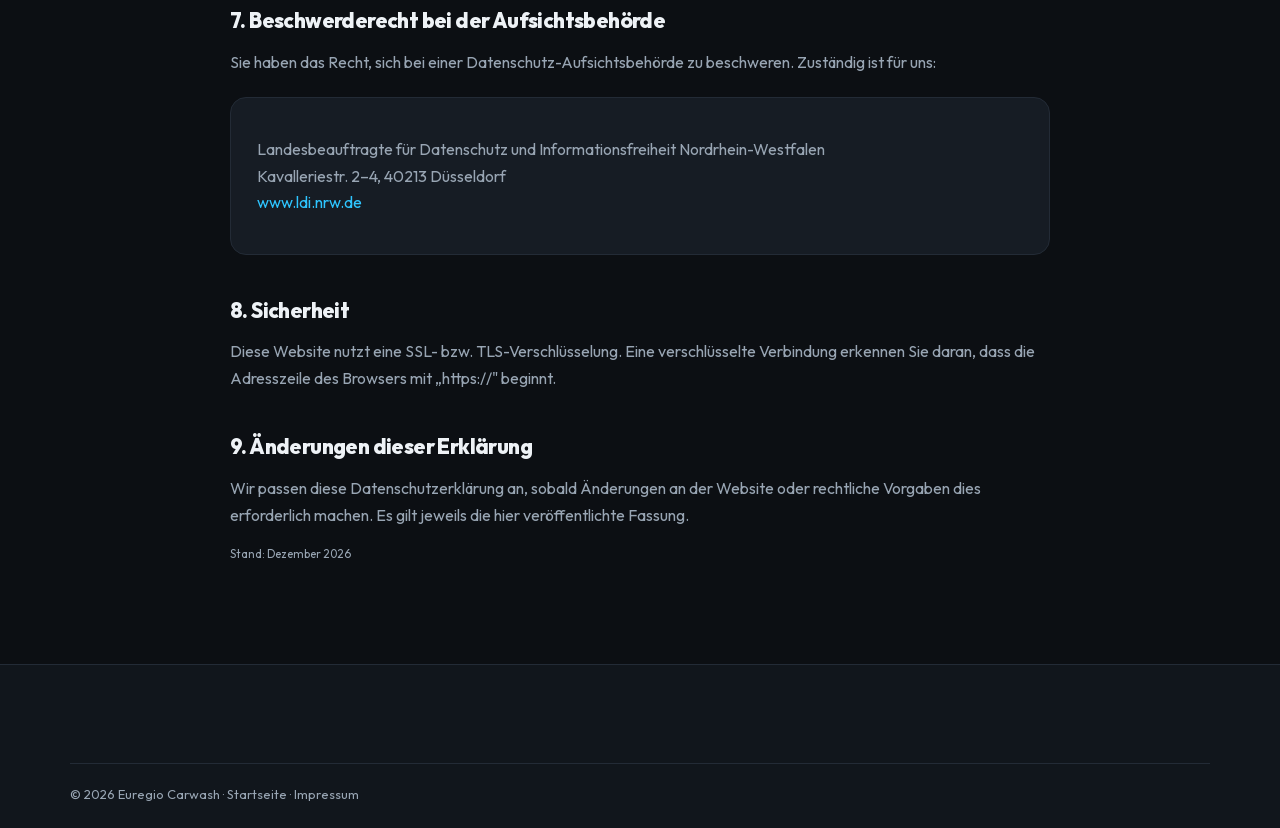
<file: datenschutz.html>
<!DOCTYPE html>
<html lang="de">
<head>
<meta charset="utf-8">
<meta name="viewport" content="width=device-width, initial-scale=1">
<title>Datenschutzerklärung – Euregio Carwash</title>
<meta name="description" content="Datenschutzerklärung der Euregio Carwash, Stolberg (Rheinland).">
<meta name="robots" content="noindex">
<link rel="canonical" href="https://euregiowash.de/datenschutz.html">
<meta property="og:type" content="website">
<meta property="og:url" content="https://euregiowash.de/datenschutz.html">
<meta property="og:site_name" content="Euregio Carwash">
<meta property="og:locale" content="de_DE">
<meta property="og:title" content="Datenschutzerklärung – Euregio Carwash">
<meta property="og:description" content="Datenschutzerklärung der Euregio Carwash, Stolberg (Rheinland).">
<meta property="og:image" content="https://euregiowash.de/logo/social-vorschau.jpg">
<meta property="og:image:width" content="1200">
<meta property="og:image:height" content="630">
<meta property="og:image:alt" content="Euregio Carwash Stolberg – Handwäsche, Innenreinigung, Aufbereitung">
<meta name="twitter:card" content="summary_large_image">
<meta name="twitter:title" content="Datenschutzerklärung – Euregio Carwash">
<meta name="twitter:description" content="Datenschutzerklärung der Euregio Carwash, Stolberg (Rheinland).">
<meta name="twitter:image" content="https://euregiowash.de/logo/social-vorschau.jpg">
<link rel="icon" href="logo/logo-zeichen.svg" type="image/svg+xml">
<link rel="icon" href="logo/favicon-32.png" sizes="32x32" type="image/png">
<link rel="icon" href="logo/favicon-16.png" sizes="16x16" type="image/png">
<link rel="apple-touch-icon" href="logo/apple-touch-icon.png">
<link rel="manifest" href="site.webmanifest">
<link rel="preload" href="fonts/outfit.woff2" as="font" type="font/woff2" crossorigin>
<link rel="stylesheet" href="style.css">
</head>
<body>

<a href="#inhalt" class="sprunglink">Zum Inhalt springen</a>

<header id="nav" class="fest">
  <div class="wrap nav-inner">
    <a href="index.html" class="logo"><img src="logo/logo-marke.svg" alt="" class="logo-mark" width="36" height="36"><span>Euregio<b>Carwash</b></span></a>
    <nav class="links">
      <a href="index.html">Startseite</a>
      <a href="impressum.html">Impressum</a>
    </nav>
  </div>
</header>

<main class="wrap rechtstext" id="inhalt">
  <a href="index.html" class="zurueck">← Zurück zur Startseite</a>
  <h1>Datenschutzerklärung</h1>
  <p>Wir freuen uns über Ihren Besuch auf unserer Website. Der Schutz Ihrer personenbezogenen Daten ist uns
     wichtig. Nachfolgend informieren wir Sie darüber, welche Daten beim Besuch dieser Website verarbeitet
     werden.</p>

  <h2>1. Verantwortlicher</h2>
  <div class="box">
    <p><b>Euregio Carwash</b> – Inhaber Burim Krasniqi<br>
    Würselener Str. 6, 52222 Stolberg (Rheinland)<br>
    Telefon: <a href="tel:+491773617931">0177 3617931</a><br>
    E-Mail: <a href="mailto:euregiocarwash@hotmail.com">euregiocarwash@hotmail.com</a></p>
  </div>
  <p>Ein Datenschutzbeauftragter ist gesetzlich nicht erforderlich und wurde nicht bestellt.</p>

  <h2>2. Aufruf der Website und Server-Logfiles</h2>
  <p>Beim Aufruf dieser Website werden durch den Hosting-Anbieter automatisch Daten erhoben, die Ihr Browser
     übermittelt. Dies sind in der Regel:</p>
  <ul>
    <li>IP-Adresse des anfragenden Geräts</li>
    <li>Datum und Uhrzeit des Zugriffs</li>
    <li>Name und URL der abgerufenen Datei</li>
    <li>übertragene Datenmenge und Meldung über den erfolgreichen Abruf</li>
    <li>verwendeter Browser und Betriebssystem</li>
    <li>zuvor besuchte Seite (Referrer)</li>
  </ul>
  <p>Diese Daten sind technisch erforderlich, um die Website auszuliefern, ihre Stabilität und Sicherheit
     zu gewährleisten. Rechtsgrundlage ist Art. 6 Abs. 1 lit. f DSGVO; unser berechtigtes Interesse liegt
     im sicheren und störungsfreien Betrieb der Website. Eine Zusammenführung dieser Daten mit anderen
     Datenquellen findet nicht statt. Die Logfiles werden nach kurzer Zeit automatisch gelöscht.</p>

  <h3>Hosting</h3>
  <p>Diese Website wird gehostet bei:</p>
  <div class="box">
    <p>GitHub, Inc.<br>88 Colin P. Kelly Jr. Street<br>San Francisco, CA 94107, USA<br>
    <a href="https://docs.github.com/de/site-policy/privacy-policies/github-general-privacy-statement" target="_blank" rel="noopener">GitHub-Datenschutzerklärung</a></p>
  </div>
  <p>GitHub (Dienst „GitHub Pages“) verarbeitet die oben genannten Zugriffsdaten in unserem Auftrag, um die Website auszuliefern.
     Grundlage ist ein Vertrag über die Auftragsverarbeitung nach Art. 28 DSGVO. Da der Anbieter seinen
     Sitz in den USA hat, kann es zu einer Übermittlung personenbezogener Daten in ein Drittland kommen.
     GitHub stützt diese Übermittlung auf die Standardvertragsklauseln der Europäischen Kommission
     nach Art. 46 Abs. 2 lit. c DSGVO und ist unter dem EU-US Data Privacy Framework zertifiziert.
     Rechtsgrundlage für den Einsatz ist Art. 6 Abs. 1 lit. f DSGVO; unser berechtigtes Interesse liegt
     in einem sicheren und zuverlässigen Betrieb der Website.</p>

  <h2>3. Keine Cookies, keine Analyse</h2>
  <p>Diese Website setzt keine Cookies zu Analyse- oder Marketingzwecken ein. Es findet keine
     Reichweitenmessung, kein Tracking und keine Profilbildung statt. Die verwendeten Schriftarten werden
     von unserem eigenen Server geladen; es besteht dabei keine Verbindung zu Google Fonts.</p>

  <h2>4. Kontaktaufnahme</h2>
  <h3>Telefon und E-Mail</h3>
  <p>Wenn Sie uns anrufen oder per E-Mail schreiben, verarbeiten wir Ihre Angaben ausschließlich zur
     Bearbeitung Ihres Anliegens. Rechtsgrundlage ist Art. 6 Abs. 1 lit. b DSGVO, sofern Ihre Anfrage der
     Anbahnung oder Erfüllung eines Vertrags dient, ansonsten Art. 6 Abs. 1 lit. f DSGVO (berechtigtes
     Interesse an der Beantwortung von Anfragen). Ihre Daten löschen wir, sobald die Anfrage abschließend
     bearbeitet ist und keine gesetzlichen Aufbewahrungspflichten entgegenstehen.</p>

  <h3>Anfrageformular auf dieser Website</h3>
  <p>Das Formular auf der Startseite überträgt keine Daten an uns oder an Dritte. Ihre Eingaben bleiben
     ausschließlich in Ihrem Browser und werden dort zu einem fertigen Nachrichtentext zusammengesetzt.
     Erst wenn Sie „Per WhatsApp senden" oder „Per E-Mail senden" wählen, wird dieser Text in WhatsApp bzw.
     in Ihr E-Mail-Programm übernommen – abgeschickt wird die Nachricht von Ihnen selbst. Es findet keine
     Speicherung auf unserer Website statt.</p>

  <h3>Kontakt über WhatsApp</h3>
  <p>Wenn Sie uns über WhatsApp schreiben, werden Ihre Daten – insbesondere Ihre Telefonnummer und der
     Nachrichteninhalt – durch die WhatsApp Ireland Limited, 4 Grand Canal Square, Dublin 2, Irland,
     verarbeitet. Dabei kann es zu einer Übermittlung von Daten in Drittländer außerhalb der Europäischen
     Union kommen. Auf diese Verarbeitung haben wir keinen Einfluss; es gelten die
     <a href="https://www.whatsapp.com/legal/privacy-policy-eea" target="_blank" rel="noopener">Datenschutzbestimmungen von WhatsApp</a>.
     Die Nutzung von WhatsApp erfolgt freiwillig; Sie können uns jederzeit stattdessen telefonisch oder per
     E-Mail erreichen. Rechtsgrundlage für die Kommunikation über WhatsApp ist Ihre Einwilligung durch die
     bewusste Kontaktaufnahme, Art. 6 Abs. 1 lit. a DSGVO.</p>

  <h2>5. Google Maps</h2>
  <p>Auf der Kontaktseite binden wir eine Karte des Dienstes Google Maps ein, angeboten von Google Ireland
     Limited, Gordon House, Barrow Street, Dublin 4, Irland.</p>
  <p>Die Karte wird <b>nicht automatisch geladen</b>. Erst wenn Sie auf die Schaltfläche „Karte laden"
     klicken, wird eine Verbindung zu Servern von Google hergestellt. Dabei werden Ihre IP-Adresse und
     weitere Browserdaten an Google übertragen, gegebenenfalls auch in die USA. Sind Sie zeitgleich in
     Ihrem Google-Konto angemeldet, kann Google den Besuch Ihrem Konto zuordnen.</p>
  <p>Rechtsgrundlage ist Ihre Einwilligung nach Art. 6 Abs. 1 lit. a DSGVO, die Sie durch das Anklicken der
     Schaltfläche erteilen. Sie können die Einwilligung jederzeit für die Zukunft widerrufen, indem Sie die
     Seite neu laden und die Karte nicht erneut aktivieren. Weitere Informationen finden Sie in der
     <a href="https://policies.google.com/privacy" target="_blank" rel="noopener">Datenschutzerklärung von Google</a>.</p>

  <h2>6. Ihre Rechte</h2>
  <p>Ihnen stehen gegenüber uns folgende Rechte hinsichtlich der Sie betreffenden personenbezogenen Daten zu:</p>
  <ul>
    <li>Recht auf Auskunft (Art. 15 DSGVO)</li>
    <li>Recht auf Berichtigung (Art. 16 DSGVO)</li>
    <li>Recht auf Löschung (Art. 17 DSGVO)</li>
    <li>Recht auf Einschränkung der Verarbeitung (Art. 18 DSGVO)</li>
    <li>Recht auf Datenübertragbarkeit (Art. 20 DSGVO)</li>
    <li>Recht auf Widerspruch gegen die Verarbeitung (Art. 21 DSGVO)</li>
    <li>Recht auf Widerruf einer erteilten Einwilligung (Art. 7 Abs. 3 DSGVO)</li>
  </ul>
  <p>Zur Ausübung genügt eine formlose Nachricht an die oben genannten Kontaktdaten.</p>

  <h2>7. Beschwerderecht bei der Aufsichtsbehörde</h2>
  <p>Sie haben das Recht, sich bei einer Datenschutz-Aufsichtsbehörde zu beschweren. Zuständig ist für uns:</p>
  <div class="box">
    <p>Landesbeauftragte für Datenschutz und Informationsfreiheit Nordrhein-Westfalen<br>
    Kavalleriestr. 2–4, 40213 Düsseldorf<br>
    <a href="https://www.ldi.nrw.de" target="_blank" rel="noopener">www.ldi.nrw.de</a></p>
  </div>

  <h2>8. Sicherheit</h2>
  <p>Diese Website nutzt eine SSL- bzw. TLS-Verschlüsselung. Eine verschlüsselte Verbindung erkennen Sie
     daran, dass die Adresszeile des Browsers mit „https://" beginnt.</p>

  <h2>9. Änderungen dieser Erklärung</h2>
  <p>Wir passen diese Datenschutzerklärung an, sobald Änderungen an der Website oder rechtliche Vorgaben
     dies erforderlich machen. Es gilt jeweils die hier veröffentlichte Fassung.</p>
  <p class="klein">Stand: <span id="stand"></span></p>
</main>

<footer>
  <div class="wrap copy">© <span id="jahr">2026</span> Euregio Carwash ·
    <a href="index.html">Startseite</a> · <a href="impressum.html">Impressum</a></div>
</footer>

<script>
  document.getElementById('jahr').textContent = new Date().getFullYear();
  document.getElementById('stand').textContent =
    new Date().toLocaleDateString('de-DE', {month:'long', year:'numeric'});
</script>
</body>
</html>
</file>
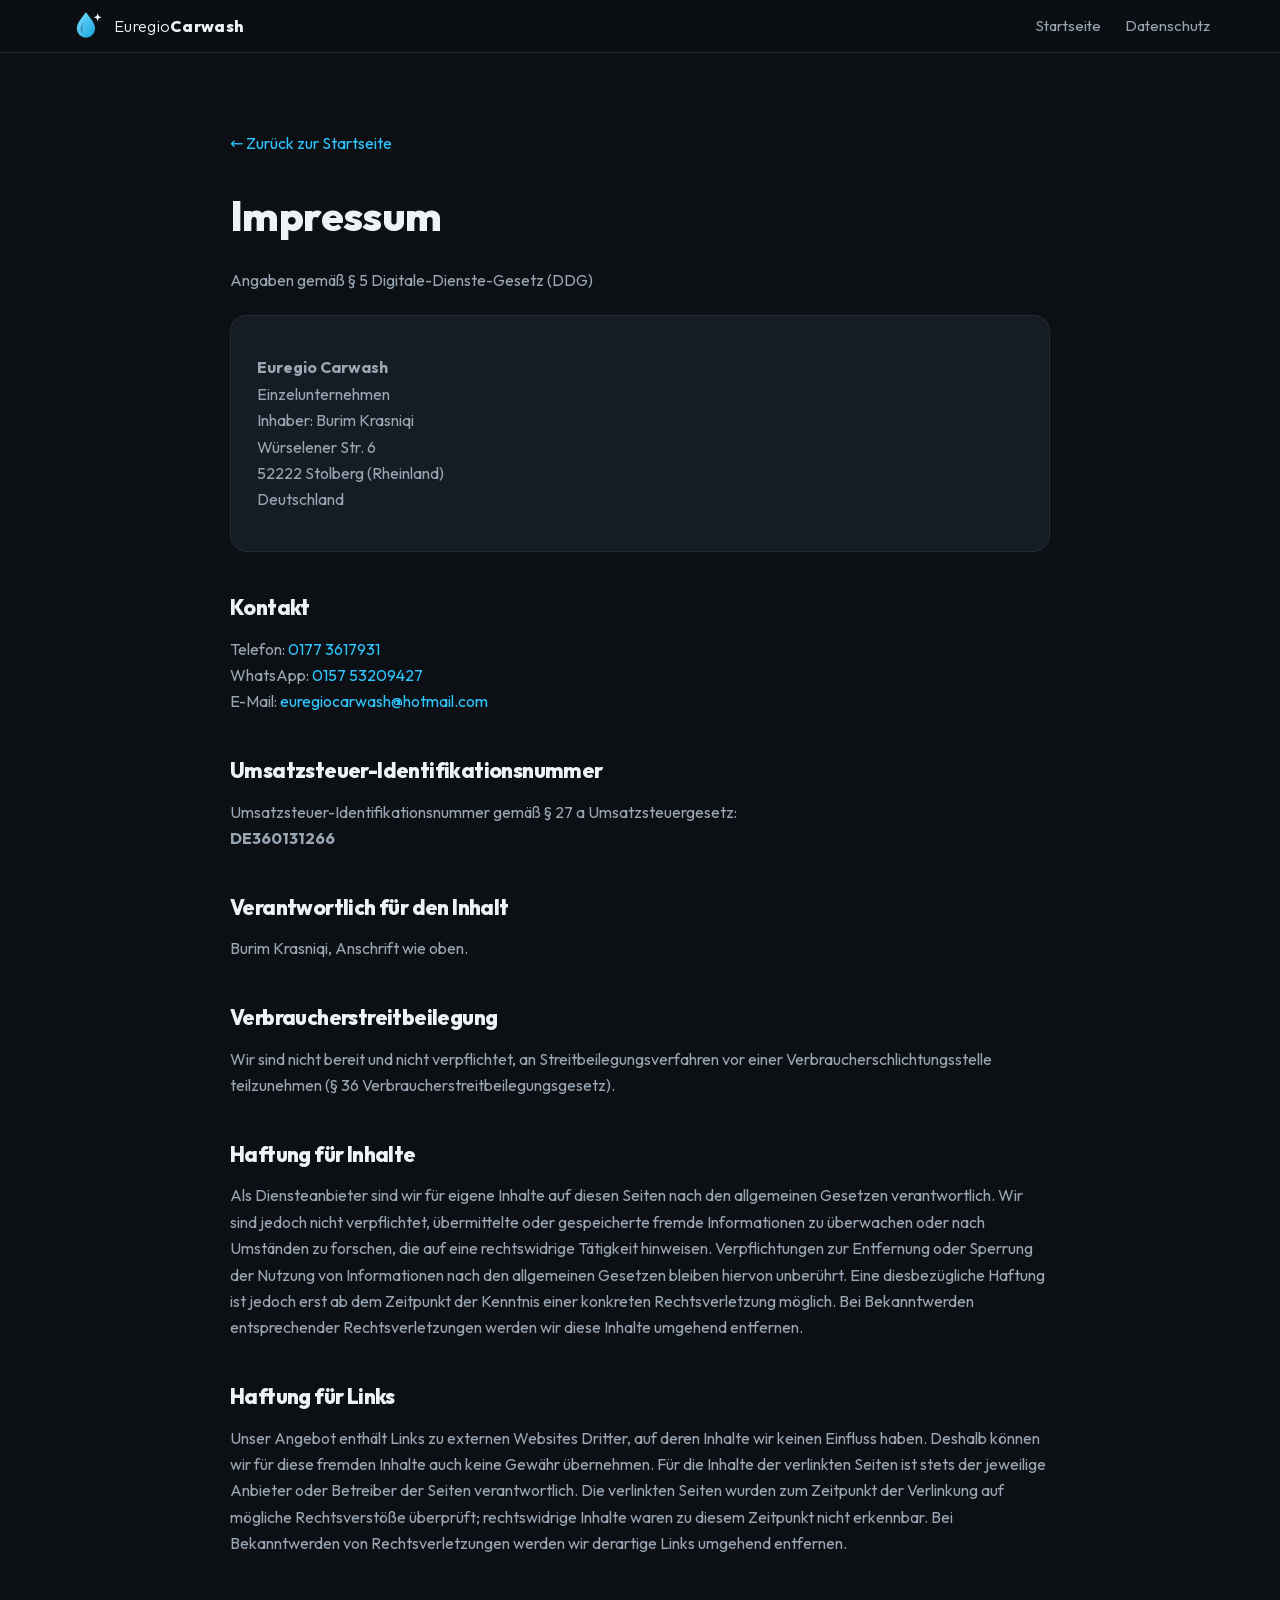
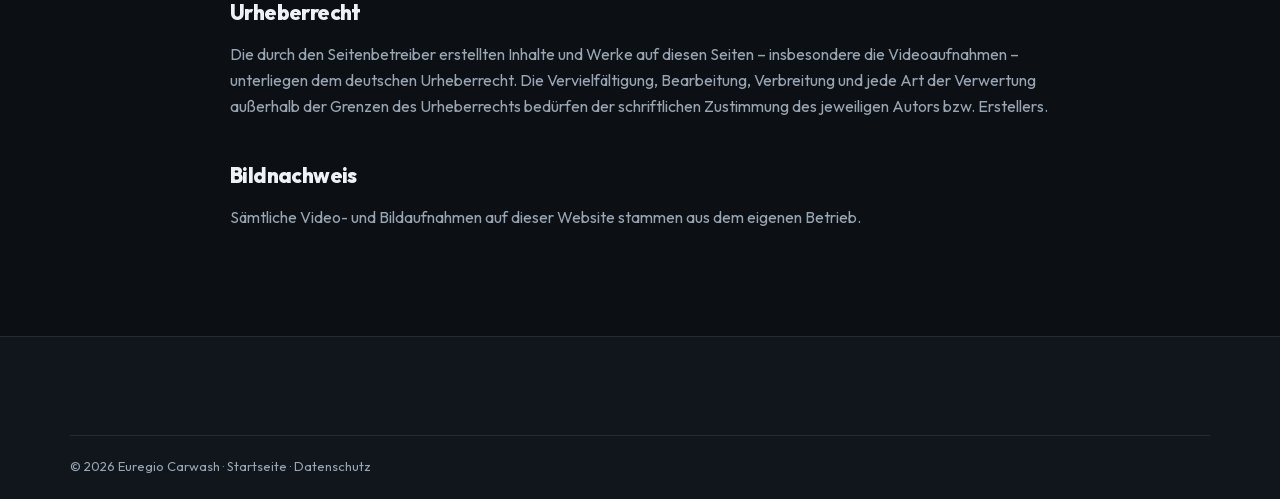
<file: impressum.html>
<!DOCTYPE html>
<html lang="de">
<head>
<meta charset="utf-8">
<meta name="viewport" content="width=device-width, initial-scale=1">
<title>Impressum – Euregio Carwash</title>
<meta name="description" content="Impressum und Anbieterkennzeichnung der Euregio Carwash, Stolberg (Rheinland).">
<meta name="robots" content="noindex">
<link rel="canonical" href="https://euregiowash.de/impressum.html">
<meta property="og:type" content="website">
<meta property="og:url" content="https://euregiowash.de/impressum.html">
<meta property="og:site_name" content="Euregio Carwash">
<meta property="og:locale" content="de_DE">
<meta property="og:title" content="Impressum – Euregio Carwash">
<meta property="og:description" content="Impressum und Anbieterkennzeichnung der Euregio Carwash, Stolberg (Rheinland).">
<meta property="og:image" content="https://euregiowash.de/logo/social-vorschau.jpg">
<meta property="og:image:width" content="1200">
<meta property="og:image:height" content="630">
<meta property="og:image:alt" content="Euregio Carwash Stolberg – Handwäsche, Innenreinigung, Aufbereitung">
<meta name="twitter:card" content="summary_large_image">
<meta name="twitter:title" content="Impressum – Euregio Carwash">
<meta name="twitter:description" content="Impressum und Anbieterkennzeichnung der Euregio Carwash, Stolberg (Rheinland).">
<meta name="twitter:image" content="https://euregiowash.de/logo/social-vorschau.jpg">
<link rel="icon" href="logo/logo-zeichen.svg" type="image/svg+xml">
<link rel="icon" href="logo/favicon-32.png" sizes="32x32" type="image/png">
<link rel="icon" href="logo/favicon-16.png" sizes="16x16" type="image/png">
<link rel="apple-touch-icon" href="logo/apple-touch-icon.png">
<link rel="manifest" href="site.webmanifest">
<link rel="preload" href="fonts/outfit.woff2" as="font" type="font/woff2" crossorigin>
<link rel="stylesheet" href="style.css">
</head>
<body>

<a href="#inhalt" class="sprunglink">Zum Inhalt springen</a>

<header id="nav" class="fest">
  <div class="wrap nav-inner">
    <a href="index.html" class="logo"><img src="logo/logo-marke.svg" alt="" class="logo-mark" width="36" height="36"><span>Euregio<b>Carwash</b></span></a>
    <nav class="links">
      <a href="index.html">Startseite</a>
      <a href="datenschutz.html">Datenschutz</a>
    </nav>
  </div>
</header>

<main class="wrap rechtstext" id="inhalt">
  <a href="index.html" class="zurueck">← Zurück zur Startseite</a>
  <h1>Impressum</h1>
  <p>Angaben gemäß § 5 Digitale-Dienste-Gesetz (DDG)</p>

  <div class="box">
    <p><b>Euregio Carwash</b><br>
    Einzelunternehmen<br>
    Inhaber: Burim Krasniqi<br>
    Würselener Str. 6<br>
    52222 Stolberg (Rheinland)<br>
    Deutschland</p>
  </div>

  <h2>Kontakt</h2>
  <p>Telefon: <a href="tel:+491773617931">0177 3617931</a><br>
     WhatsApp: <a href="https://wa.me/4915753209427" target="_blank" rel="noopener">0157 53209427</a><br>
     E-Mail: <a href="mailto:euregiocarwash@hotmail.com">euregiocarwash@hotmail.com</a></p>

  <h2>Umsatzsteuer-Identifikationsnummer</h2>
  <p>Umsatzsteuer-Identifikationsnummer gemäß § 27 a Umsatzsteuergesetz:<br>
     <b>DE360131266</b></p>

  <h2>Verantwortlich für den Inhalt</h2>
  <p>Burim Krasniqi, Anschrift wie oben.</p>

  <h2>Verbraucherstreitbeilegung</h2>
  <p>Wir sind nicht bereit und nicht verpflichtet, an Streitbeilegungsverfahren vor einer
     Verbraucherschlichtungsstelle teilzunehmen (§ 36 Verbraucherstreitbeilegungsgesetz).</p>

  <h2>Haftung für Inhalte</h2>
  <p>Als Diensteanbieter sind wir für eigene Inhalte auf diesen Seiten nach den allgemeinen Gesetzen
     verantwortlich. Wir sind jedoch nicht verpflichtet, übermittelte oder gespeicherte fremde Informationen
     zu überwachen oder nach Umständen zu forschen, die auf eine rechtswidrige Tätigkeit hinweisen.
     Verpflichtungen zur Entfernung oder Sperrung der Nutzung von Informationen nach den allgemeinen
     Gesetzen bleiben hiervon unberührt. Eine diesbezügliche Haftung ist jedoch erst ab dem Zeitpunkt der
     Kenntnis einer konkreten Rechtsverletzung möglich. Bei Bekanntwerden entsprechender Rechtsverletzungen
     werden wir diese Inhalte umgehend entfernen.</p>

  <h2>Haftung für Links</h2>
  <p>Unser Angebot enthält Links zu externen Websites Dritter, auf deren Inhalte wir keinen Einfluss haben.
     Deshalb können wir für diese fremden Inhalte auch keine Gewähr übernehmen. Für die Inhalte der
     verlinkten Seiten ist stets der jeweilige Anbieter oder Betreiber der Seiten verantwortlich. Die
     verlinkten Seiten wurden zum Zeitpunkt der Verlinkung auf mögliche Rechtsverstöße überprüft;
     rechtswidrige Inhalte waren zu diesem Zeitpunkt nicht erkennbar. Bei Bekanntwerden von
     Rechtsverletzungen werden wir derartige Links umgehend entfernen.</p>

  <h2>Urheberrecht</h2>
  <p>Die durch den Seitenbetreiber erstellten Inhalte und Werke auf diesen Seiten – insbesondere die
     Videoaufnahmen – unterliegen dem deutschen Urheberrecht. Die Vervielfältigung, Bearbeitung,
     Verbreitung und jede Art der Verwertung außerhalb der Grenzen des Urheberrechts bedürfen der
     schriftlichen Zustimmung des jeweiligen Autors bzw. Erstellers.</p>

  <h2>Bildnachweis</h2>
  <p>Sämtliche Video- und Bildaufnahmen auf dieser Website stammen aus dem eigenen Betrieb.</p>
</main>

<footer>
  <div class="wrap copy">© <span id="jahr">2026</span> Euregio Carwash ·
    <a href="index.html">Startseite</a> · <a href="datenschutz.html">Datenschutz</a></div>
</footer>

<script>document.getElementById('jahr').textContent = new Date().getFullYear();</script>
</body>
</html>
</file>
<file: style.css>
@font-face{
  font-family:'Outfit';src:url('fonts/outfit.woff2') format('woff2');
  font-weight:300 800;font-style:normal;font-display:swap;
}
:root{
  --bg:#0c0f13; --bg2:#11161c; --karte:#161c24; --linie:#232b36;
  --txt:#eef2f6; --mut:#98a5b3; --akz:#2ec5ff; --akz2:#0a84c9; --wa:#25d366; --warn:#ff6b6b;
  --linie-ui:#5b6d83;   /* Rahmen für Bedienelemente, WCAG-konform */
  --rad:16px; --schatten:0 18px 50px rgba(0,0,0,.45);
}
*{box-sizing:border-box}
html{scroll-behavior:smooth;scroll-padding-top:84px}
body{margin:0;background:var(--bg);color:var(--txt);line-height:1.65;-webkit-font-smoothing:antialiased;
  font-family:'Outfit',system-ui,-apple-system,'Segoe UI',Roboto,sans-serif}
img,video{display:block;max-width:100%}
a{color:inherit;text-decoration:none}
button{font:inherit;color:inherit;-webkit-appearance:none;appearance:none;background:none;
  border:0;-webkit-tap-highlight-color:transparent}
:focus-visible{outline:2px solid var(--akz);outline-offset:3px;border-radius:6px}
.wrap{width:min(1140px,92vw);margin:0 auto}
.mitte{text-align:center}
.klein{font-size:.72em;color:var(--mut);font-weight:400}

/* SCROLL-FORTSCHRITT */
.fortschritt{position:fixed;top:0;left:0;height:3px;width:0;z-index:99;
  background:linear-gradient(90deg,var(--akz),#8be9ff)}

/* NAV */
#nav{position:fixed;top:0;left:0;right:0;z-index:60;padding:16px 0;transition:.3s}
#nav.fest{background:rgba(12,15,19,.92);backdrop-filter:blur(14px);border-bottom:1px solid var(--linie);padding:9px 0}
.nav-inner{display:flex;align-items:center;gap:20px}
.logo{display:flex;align-items:center;gap:10px;font-weight:300;letter-spacing:.3px;white-space:nowrap}
.logo b{font-weight:800}
.logo-mark{width:34px;height:34px;flex:none;display:block}
.links{margin-left:auto;display:flex;align-items:center;gap:24px;font-size:15px}
.links a{color:var(--mut);transition:color .2s}
.links a:hover{color:var(--txt)}
.links a.btn{color:#04121b}
.burger{display:none;margin-left:auto;background:none;border:0;padding:8px;cursor:pointer}
.burger span{display:block;width:24px;height:2px;background:var(--txt);margin:5px 0;transition:.3s}
.burger[aria-expanded="true"] span:nth-child(1){transform:translateY(7px) rotate(45deg)}
.burger[aria-expanded="true"] span:nth-child(2){opacity:0}
.burger[aria-expanded="true"] span:nth-child(3){transform:translateY(-7px) rotate(-45deg)}

/* BUTTONS */
.btn{display:inline-flex;align-items:center;justify-content:center;gap:8px;cursor:pointer;border:0;
  padding:13px 26px;border-radius:999px;font-weight:600;line-height:1.2;text-align:center;
  background:linear-gradient(135deg,var(--akz),var(--akz2));color:#04121b;transition:transform .2s,box-shadow .2s,background .2s}
.btn:hover{transform:translateY(-2px);box-shadow:0 12px 30px rgba(46,197,255,.28)}
.btn:active{transform:translateY(0)}
.btn-sm{padding:12px 20px;font-size:14px}
.btn-gross{padding:16px 30px}
.btn-ghost{background:transparent;color:var(--txt);border:1px solid var(--linie-ui)}
.btn-ghost:hover{border-color:var(--akz);box-shadow:none;background:rgba(46,197,255,.06)}
.btn-wa{background:var(--wa);color:#04220f}
.btn-wa:hover{box-shadow:0 12px 30px rgba(37,211,102,.3)}
.breit{width:100%;margin-top:12px}

/* HERO */
.hero{position:relative;padding:150px 0 80px;overflow:hidden;
  background:radial-gradient(70% 60% at 80% 10%,rgba(46,197,255,.13),transparent 65%),var(--bg)}
.raster{position:absolute;inset:0;pointer-events:none;opacity:.5;
  background-image:linear-gradient(var(--linie) 1px,transparent 1px),linear-gradient(90deg,var(--linie) 1px,transparent 1px);
  background-size:64px 64px;
  mask-image:radial-gradient(70% 60% at 50% 0%,#000,transparent 75%);
  -webkit-mask-image:radial-gradient(70% 60% at 50% 0%,#000,transparent 75%)}
.hero-grid{position:relative;display:grid;grid-template-columns:1.15fr .85fr;gap:56px;align-items:center}
.badge{display:inline-flex;align-items:center;gap:8px;border:1px solid var(--linie);background:rgba(255,255,255,.03);
  padding:7px 16px;border-radius:999px;font-size:14px;color:var(--mut)}
.ampel{color:var(--mut);font-size:11px;line-height:1}
.hero h1{font-size:clamp(2.4rem,5.2vw,4.2rem);line-height:1.06;letter-spacing:-1.5px;font-weight:800;margin:22px 0 0}
.hero h1 em{font-style:normal;background:linear-gradient(120deg,var(--akz),#9ae9ff);-webkit-background-clip:text;background-clip:text;color:transparent}
.lead{color:var(--mut);font-size:1.08rem;max-width:52ch;margin:18px 0 30px}
.cta-row{display:flex;gap:12px;flex-wrap:wrap}
.fakten{display:flex;gap:40px;margin:48px 0 0;padding:24px 0 0;border-top:1px solid var(--linie);flex-wrap:wrap}
.fakten div{min-width:90px}
.fakten dt{font-size:1.75rem;font-weight:800;line-height:1.1}
.fakten dd{margin:2px 0 0;color:var(--mut);font-size:14px}

.hero-video-karte{justify-self:center;width:100%;max-width:330px}
.rahmen{position:relative;border-radius:26px;overflow:hidden;border:1px solid var(--linie);
  box-shadow:var(--schatten);background:#000}
.rahmen:before{content:"";position:absolute;inset:0;z-index:2;pointer-events:none;border-radius:26px;
  box-shadow:inset 0 0 0 1px rgba(255,255,255,.06)}
.rahmen video{width:100%;aspect-ratio:9/16;object-fit:cover}
.ton{position:absolute;right:12px;bottom:12px;z-index:3;width:42px;height:42px;border-radius:50%;cursor:pointer;
  background:rgba(0,0,0,.6);backdrop-filter:blur(6px);border:1px solid var(--linie-ui);font-size:16px}
.ton:hover{background:rgba(0,0,0,.85);border-color:var(--akz)}
.live{position:absolute;left:12px;top:12px;z-index:3;font-size:12px;font-weight:600;padding:6px 12px;border-radius:999px;
  background:rgba(0,0,0,.6);backdrop-filter:blur(6px);border:1px solid var(--linie)}
.live:before{content:"●";color:var(--akz);margin-right:6px;font-size:9px;vertical-align:2px}
.karte-bu{color:var(--mut);font-size:14px;text-align:center;margin:14px 0 0}

/* STREIFEN */
.streifen{border-block:1px solid var(--linie);background:var(--bg2);overflow:hidden}
.streifen-inner{display:flex;gap:38px;padding:16px 0;color:var(--mut);font-size:14px;
  overflow-x:auto;scrollbar-width:none;white-space:nowrap}
.streifen-inner::-webkit-scrollbar{display:none}

/* SEKTIONEN */
.sec{padding:100px 0}
.sec-alt{background:var(--bg2)}
.kicker{color:var(--akz);font-weight:600;font-size:14px;letter-spacing:1.5px;text-transform:uppercase;margin:0 0 10px}
h2{font-size:clamp(1.8rem,3.6vw,2.7rem);font-weight:800;letter-spacing:-.6px;margin:0;line-height:1.15}
.sub{color:var(--mut);margin:12px 0 40px;max-width:60ch}
.mitte .sub{margin-inline:auto}
.note{color:var(--mut);margin-top:28px;font-size:15px}

/* LEISTUNGEN */
.grid{display:grid;grid-template-columns:repeat(auto-fit,minmax(280px,1fr));gap:18px}
.karte{position:relative;text-align:left;cursor:pointer;background:var(--karte);border:1px solid var(--linie);
  border-radius:var(--rad);padding:26px;transition:.28s}
.karte:hover{transform:translateY(-5px);border-color:#31404f}
.karte.aktiv{border-color:var(--akz);background:linear-gradient(180deg,rgba(46,197,255,.09),var(--karte))}
.karte-ico{font-size:26px;display:block;margin-bottom:12px}
.kt{display:block;font-weight:700;font-size:1.12rem;margin-bottom:8px}
.kp{display:block;color:var(--mut);font-size:15px}
.haken{position:absolute;top:20px;right:20px;width:26px;height:26px;border-radius:50%;display:grid;place-items:center;
  font-size:13px;font-weight:800;border:1px solid var(--linie);color:transparent;transition:.25s}
.karte.aktiv .haken{background:var(--akz);border-color:var(--akz);color:#04121b}

.auswahl-leiste[hidden]{display:none}
.auswahl-leiste{position:sticky;bottom:16px;z-index:40;margin-top:22px;display:flex;align-items:center;gap:16px;
  justify-content:space-between;flex-wrap:wrap;background:rgba(22,28,36,.94);backdrop-filter:blur(12px);
  border:1px solid var(--akz);border-radius:999px;padding:10px 12px 10px 24px;box-shadow:var(--schatten)}

/* ABLAUF */
.schritte{list-style:none;counter-reset:s;padding:0;margin:0;display:grid;
  grid-template-columns:repeat(auto-fit,minmax(260px,1fr));gap:18px}
.schritte li{position:relative;background:var(--karte);border:1px solid var(--linie);border-radius:var(--rad);padding:28px}
.nr{display:grid;place-items:center;width:40px;height:40px;border-radius:12px;font-weight:800;
  background:linear-gradient(135deg,var(--akz),var(--akz2));color:#04121b;margin-bottom:14px}
.schritte h3{margin:0 0 6px;font-size:1.12rem}
.schritte p{margin:0;color:var(--mut);font-size:15px}

/* VIDEOS */
.vgal{display:grid;grid-template-columns:repeat(auto-fit,minmax(230px,1fr));gap:16px}
.vcard{margin:0;position:relative;border-radius:var(--rad);overflow:hidden;border:1px solid var(--linie);
  background:var(--karte);cursor:pointer;transition:.28s}
.vcard:hover{transform:translateY(-5px);border-color:var(--akz)}
.vcard video{width:100%;aspect-ratio:9/16;object-fit:cover;background:#000}
.vcard figcaption{position:absolute;left:0;right:0;bottom:0;padding:36px 16px 14px;font-weight:600;font-size:15px;
  background:linear-gradient(180deg,transparent,rgba(0,0,0,.88))}
.vcard:after{content:"▶";position:absolute;top:50%;left:50%;transform:translate(-50%,-50%) scale(.85);
  width:52px;height:52px;border-radius:50%;display:grid;place-items:center;font-size:15px;
  background:rgba(0,0,0,.55);backdrop-filter:blur(4px);border:1px solid rgba(255,255,255,.25);opacity:0;transition:.28s}
.vcard:hover:after,.vcard:focus-visible:after{opacity:1;transform:translate(-50%,-50%) scale(1)}
/* Auf Touchgeräten gibt es kein Hover: Symbol zeigen, solange das Video steht */
@media (hover:none){
  .vcard:after{opacity:.92;transform:translate(-50%,-50%) scale(1)}
  .vcard.laeuft:after{opacity:0}
}

.lightbox{position:fixed;inset:0;background:rgba(0,0,0,.94);display:grid;place-items:center;z-index:100;padding:4vw;cursor:zoom-out}
.lightbox video{max-height:88vh;border-radius:14px;cursor:default}
.lightbox .zu{position:absolute;top:18px;right:22px;font-size:30px;background:none;border:0;cursor:pointer;line-height:1}

/* BEWERTUNG */
.sterne{font-size:2.4rem;color:#ffc44d;letter-spacing:5px;margin-bottom:8px}
.sterne .halb{opacity:.45}
.bewertung .btn{margin-top:8px}

/* ANFRAGE */
.anfrage-grid{display:grid;grid-template-columns:.85fr 1.15fr;gap:48px;align-items:start}
.vorteile{list-style:none;padding:0;margin:26px 0 0;display:grid;gap:12px;color:var(--mut)}
.vorteile li{padding-left:30px;position:relative}
.vorteile li:before{content:"✓";position:absolute;left:0;top:0;color:var(--akz);font-weight:800}
.formular{background:var(--karte);border:1px solid var(--linie);border-radius:var(--rad);padding:28px;display:grid;gap:16px}
.feld{display:grid;gap:7px}
.feld-reihe{display:grid;grid-template-columns:1fr 1fr;gap:16px}
label{font-size:14px;font-weight:600}
.opt{color:var(--mut);font-weight:400}
input,select,textarea{width:100%;background:var(--bg);border:1px solid var(--linie-ui);border-radius:11px;
  padding:13px 15px;color:var(--txt);font:inherit;font-size:15px;transition:border-color .2s}
input:focus,select:focus,textarea:focus{outline:none;border-color:var(--akz)}
input::placeholder,textarea::placeholder{color:#5d6b7a}
input.fehler{border-color:var(--warn)}
textarea{resize:vertical}
.vorschau{display:none;background:var(--bg);border:1px dashed var(--linie);border-radius:11px;padding:14px 16px;
  font-size:14px;color:var(--mut);white-space:pre-wrap}
.vorschau.an{display:block}
.hinweis{margin:0;font-size:13px;color:var(--mut);line-height:1.5}
.hinweis a{color:var(--akz)}

/* KONTAKT */
.kontakt-grid{display:grid;grid-template-columns:1fr 1fr;gap:48px;align-items:start}
.kontakt-list{list-style:none;padding:0;margin:26px 0 0;display:grid;gap:16px}
.kontakt-list li{display:grid;gap:2px;border-left:2px solid var(--linie);padding-left:16px;transition:border-color .2s}
.kontakt-list li:hover{border-color:var(--akz)}
.kontakt-list b{font-size:12px;letter-spacing:1.2px;text-transform:uppercase;color:var(--akz)}
.pfeil{color:var(--akz);white-space:nowrap}

.zeiten{width:100%;border-collapse:collapse;margin-top:34px;font-size:15px}
.zeiten caption{text-align:left;font-weight:800;font-size:1.05rem;margin-bottom:12px}
.zeiten td{padding:9px 0;border-bottom:1px solid var(--linie);color:var(--mut)}
.zeiten td:last-child{text-align:right}
.zeiten tr.heute td{color:var(--txt);font-weight:600}
.zeiten tr.heute td:first-child:before{content:"›";color:var(--akz);margin-right:8px;font-weight:800}

.karte-halter{position:relative;border-radius:var(--rad);overflow:hidden;border:1px solid var(--linie);
  height:400px;background:var(--karte)}
.karte-platzhalter{position:absolute;inset:0;display:grid;place-content:center;justify-items:center;gap:8px;
  text-align:center;padding:30px;
  background:linear-gradient(rgba(12,15,19,.86),rgba(12,15,19,.86)),
    repeating-linear-gradient(45deg,var(--karte),var(--karte) 12px,var(--bg2) 12px,var(--bg2) 24px)}
.karte-platzhalter p{margin:0;max-width:38ch;color:var(--mut)}
.karte-platzhalter b{color:var(--txt)}
.karte-platzhalter a{color:var(--akz)}
.karte-halter iframe{width:100%;height:100%;border:0}

/* FOOTER */
footer{background:var(--bg2);border-top:1px solid var(--linie);padding:60px 0 22px;color:var(--mut);font-size:14.5px}
.foot-grid{display:grid;grid-template-columns:1.4fr 1fr 1fr;gap:36px}
footer h4{color:var(--txt);margin:0 0 10px;font-size:15px}
footer a:hover{color:var(--akz)}
footer p{margin:12px 0 0}
.copy{border-top:1px solid var(--linie);margin-top:38px;padding-top:20px;font-size:13px}

/* SCHWEBENDE KNÖPFE */
.fab[hidden]{display:none}
.fab{position:fixed;z-index:70;width:54px;height:54px;border-radius:50%;display:grid;place-items:center;
  cursor:pointer;border:0;transition:.25s}
.wa-fab{right:20px;bottom:20px;background:var(--wa);color:#04220f;box-shadow:0 10px 28px rgba(37,211,102,.35)}
.hoch{right:20px;bottom:86px;background:var(--karte);border:1px solid var(--linie-ui);color:var(--txt);font-size:18px}
.fab:hover{transform:scale(1.08)}

/* RECHTSTEXTE */
.rechtstext{padding:130px 0 90px;max-width:820px}
.rechtstext h1{font-size:clamp(1.9rem,4vw,2.6rem);font-weight:800;letter-spacing:-.6px;margin:0 0 8px}
.rechtstext h2{font-size:1.3rem;margin:44px 0 10px}
.rechtstext h3{font-size:1.05rem;margin:26px 0 6px}
.rechtstext p,.rechtstext li{color:var(--mut)}
.rechtstext ul{padding-left:20px;display:grid;gap:6px}
.rechtstext a{color:var(--akz)}
.rechtstext .box{background:var(--karte);border:1px solid var(--linie);border-radius:var(--rad);padding:22px 26px;margin:22px 0}
.zurueck{display:inline-block;margin-bottom:26px;color:var(--mut)}
.zurueck:hover{color:var(--akz)}

/* REVEAL */
.reveal{opacity:0;transform:translateY(22px);transition:opacity .7s cubic-bezier(.2,.7,.3,1),transform .7s cubic-bezier(.2,.7,.3,1)}
.reveal.da{opacity:1;transform:none}

@media(max-width:960px){
  .hero-grid,.anfrage-grid,.kontakt-grid{grid-template-columns:1fr}
  .hero{padding-top:120px}
  .hero-video-karte{max-width:290px}
  .foot-grid{grid-template-columns:1fr 1fr}
}
@media(max-width:760px){
  .burger{display:block}
  .links{position:fixed;top:60px;left:0;right:0;flex-direction:column;align-items:stretch;gap:6px;
    background:var(--bg2);border-bottom:1px solid var(--linie);padding:16px 6vw 22px;
    transform:translateY(-140%);transition:transform .32s;box-shadow:var(--schatten)}
  .links.offen{transform:translateY(0)}
  .links a{padding:14px 0;border-bottom:1px solid var(--linie)}
  .links a.btn{margin-top:10px;border-bottom:0;justify-content:center}
  .sec{padding:70px 0}
  .fakten{gap:26px}
  .feld-reihe,.foot-grid{grid-template-columns:1fr}
  .formular{padding:22px}
}
@media(prefers-reduced-motion:reduce){
  *{animation:none!important;transition:none!important}
  html{scroll-behavior:auto}
  .reveal{opacity:1;transform:none}
}

/* 404-SEITE */
.fehlerseite{padding:170px 0 110px;text-align:center;max-width:640px}
.fehlernummer{font-size:clamp(5rem,16vw,9rem);font-weight:800;line-height:.9;margin:0;letter-spacing:-4px;
  background:linear-gradient(140deg,var(--akz),rgba(46,197,255,.15));-webkit-background-clip:text;background-clip:text;color:transparent}
.fehlerseite h1{font-size:clamp(1.6rem,4vw,2.3rem);margin:14px 0 0;letter-spacing:-.5px}
.fehlerseite .sub{margin-inline:auto}
.mitte-btns{justify-content:center}
.fehler-links{list-style:none;padding:0;margin:44px 0 0;display:flex;gap:10px;flex-wrap:wrap;justify-content:center}
.fehler-links a{display:inline-block;padding:12px 20px;border:1px solid var(--linie-ui);border-radius:999px;
  font-size:14px;color:var(--mut);transition:.2s}
.fehler-links a:hover{border-color:var(--akz);color:var(--txt)}

/* SPRUNGLINK (Barrierefreiheit) */
.sprunglink{position:absolute;left:-9999px;top:0;z-index:200;background:var(--akz);color:#04121b;
  padding:14px 24px;border-radius:0 0 12px 0;font-weight:700}
.sprunglink:focus{left:0}
.formfehler{margin:0;padding:12px 16px;border-radius:11px;font-size:14px;font-weight:600;
  background:rgba(255,107,107,.12);border:1px solid var(--warn);color:#ffb3b3}
.formfehler[hidden]{display:none}
.breit-voll{width:100%}

/* GROSSE FAHRZEUGE */
.flotte-halter{position:relative;padding-bottom:6px}
.flotte{display:flex;align-items:flex-end;gap:34px;overflow-x:auto;padding:10px 2px 18px;
  scrollbar-width:thin;scrollbar-color:var(--linie) transparent}
.flotte::-webkit-scrollbar{height:6px}
.flotte::-webkit-scrollbar-thumb{background:var(--linie);border-radius:3px}
.flotte-linie{position:absolute;left:0;right:0;bottom:18px;height:1px;background:var(--linie);z-index:-1}
.fz{flex:none;background:none!important;border:0;padding:0 0 4px;cursor:pointer;display:flex;flex-direction:column;
  align-items:center;gap:0;text-align:center}
.fz svg{display:block;overflow:visible;margin:0 auto}
.fz-form{fill:#6c7d8f;transition:fill .25s,transform .25s}
.fz:hover .fz-form{fill:var(--txt)}
.fz.gewaehlt .fz-form{fill:var(--akz)}
.fz-name{margin-top:14px;font-size:14.5px;font-weight:600;white-space:nowrap;color:var(--txt);transition:color .25s}
.fz:hover .fz-name,.fz.gewaehlt .fz-name{color:var(--akz)}
.fz-mass{margin-top:2px;font-size:13px;font-weight:600;color:var(--mut);letter-spacing:.3px;white-space:nowrap}
.fz.gewaehlt .fz-mass{color:var(--akz)}

.flotte-hinweis{margin:6px 0 0;font-size:14px;color:var(--akz);font-weight:600}
.flotte-hinweis[hidden]{display:none}

.flotte-punkte{display:grid;grid-template-columns:repeat(auto-fit,minmax(250px,1fr));gap:18px;margin-top:44px}
.flotte-punkte div{background:var(--karte);border:1px solid var(--linie);border-radius:var(--rad);padding:22px 24px}
.flotte-punkte b{display:block;margin-bottom:6px;font-size:1.02rem}
.flotte-punkte span{color:var(--mut);font-size:15px}

/* Hinweis, dass die Fahrzeugreihe seitlich scrollt (nur auf schmalen Bildschirmen) */
.flotte-wisch{display:none}
@media(max-width:760px){
  .flotte-halter{position:relative}
  .flotte-halter:after{content:"";position:absolute;top:0;right:-2px;bottom:26px;width:56px;pointer-events:none;
    background:linear-gradient(90deg,transparent,var(--bg))}
  .flotte-wisch{display:block;margin-top:14px;font-size:13px;color:var(--akz);font-weight:600}
}
</file>
